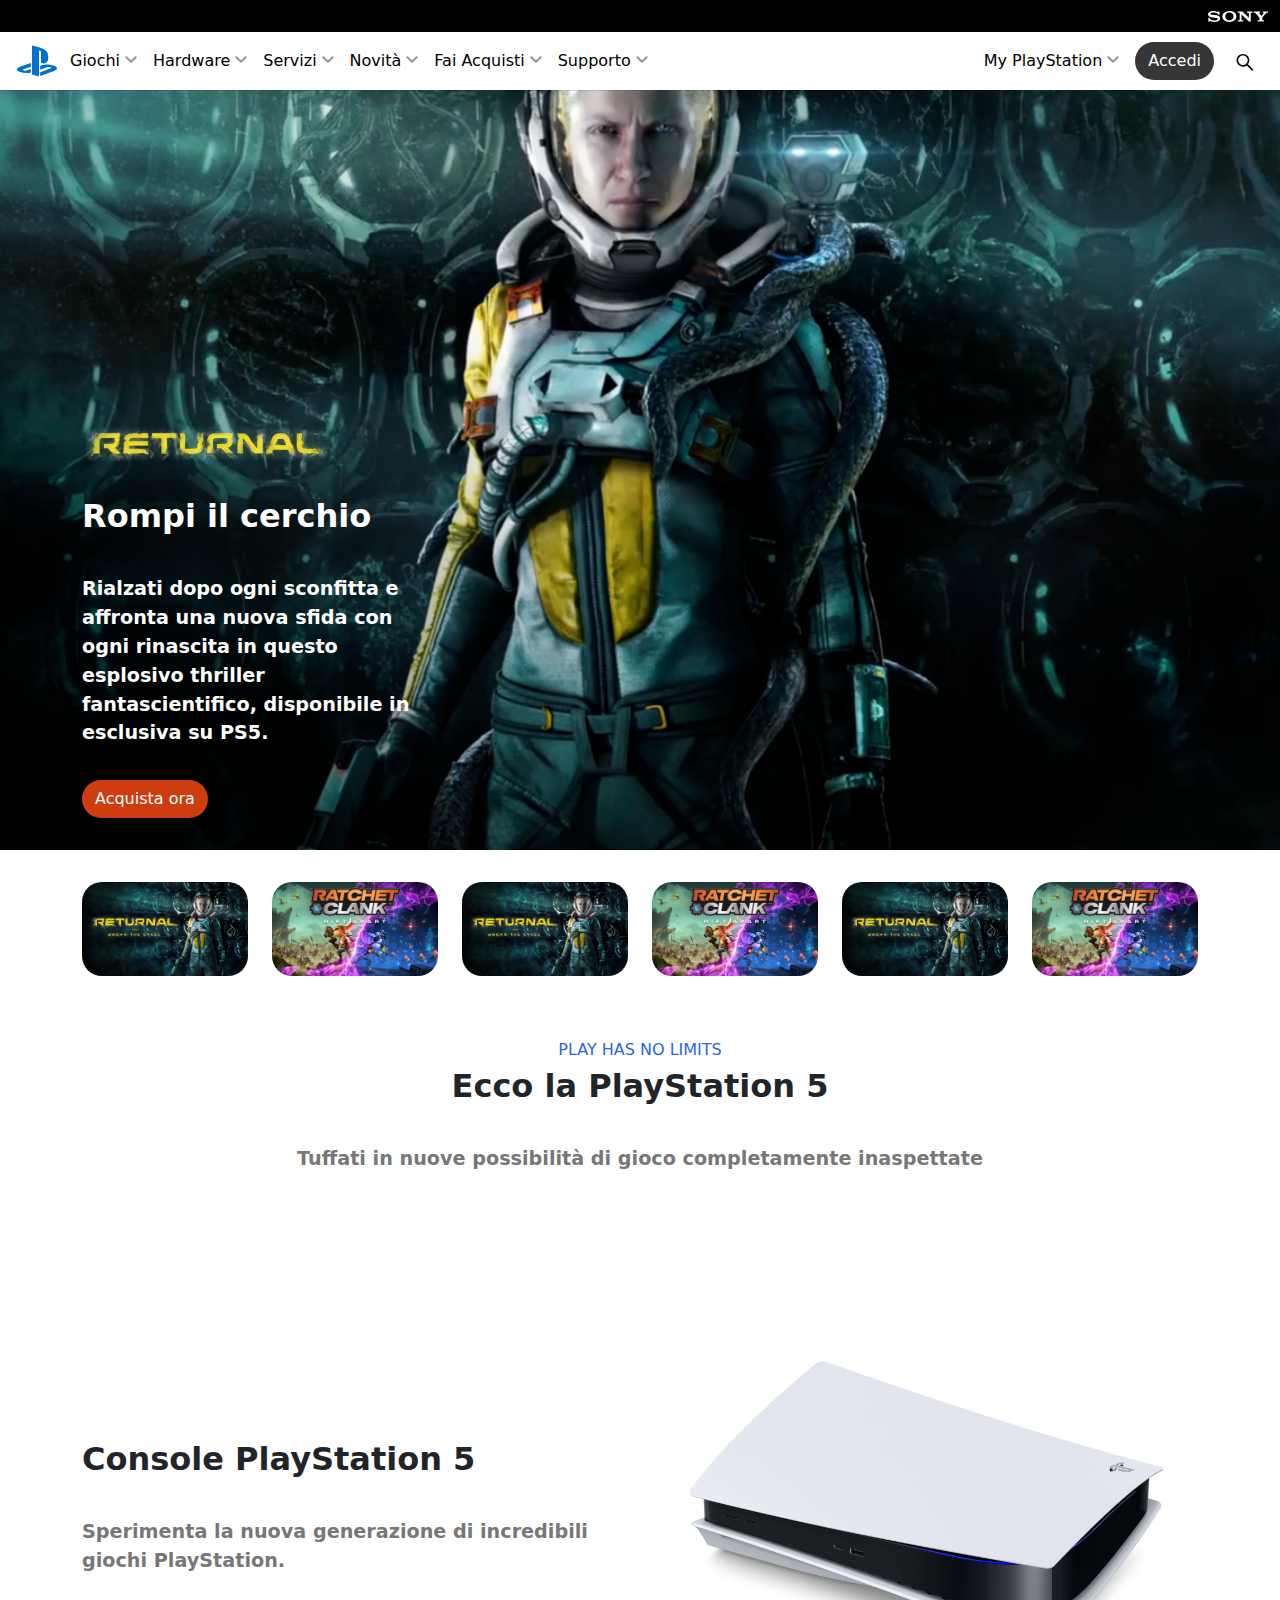
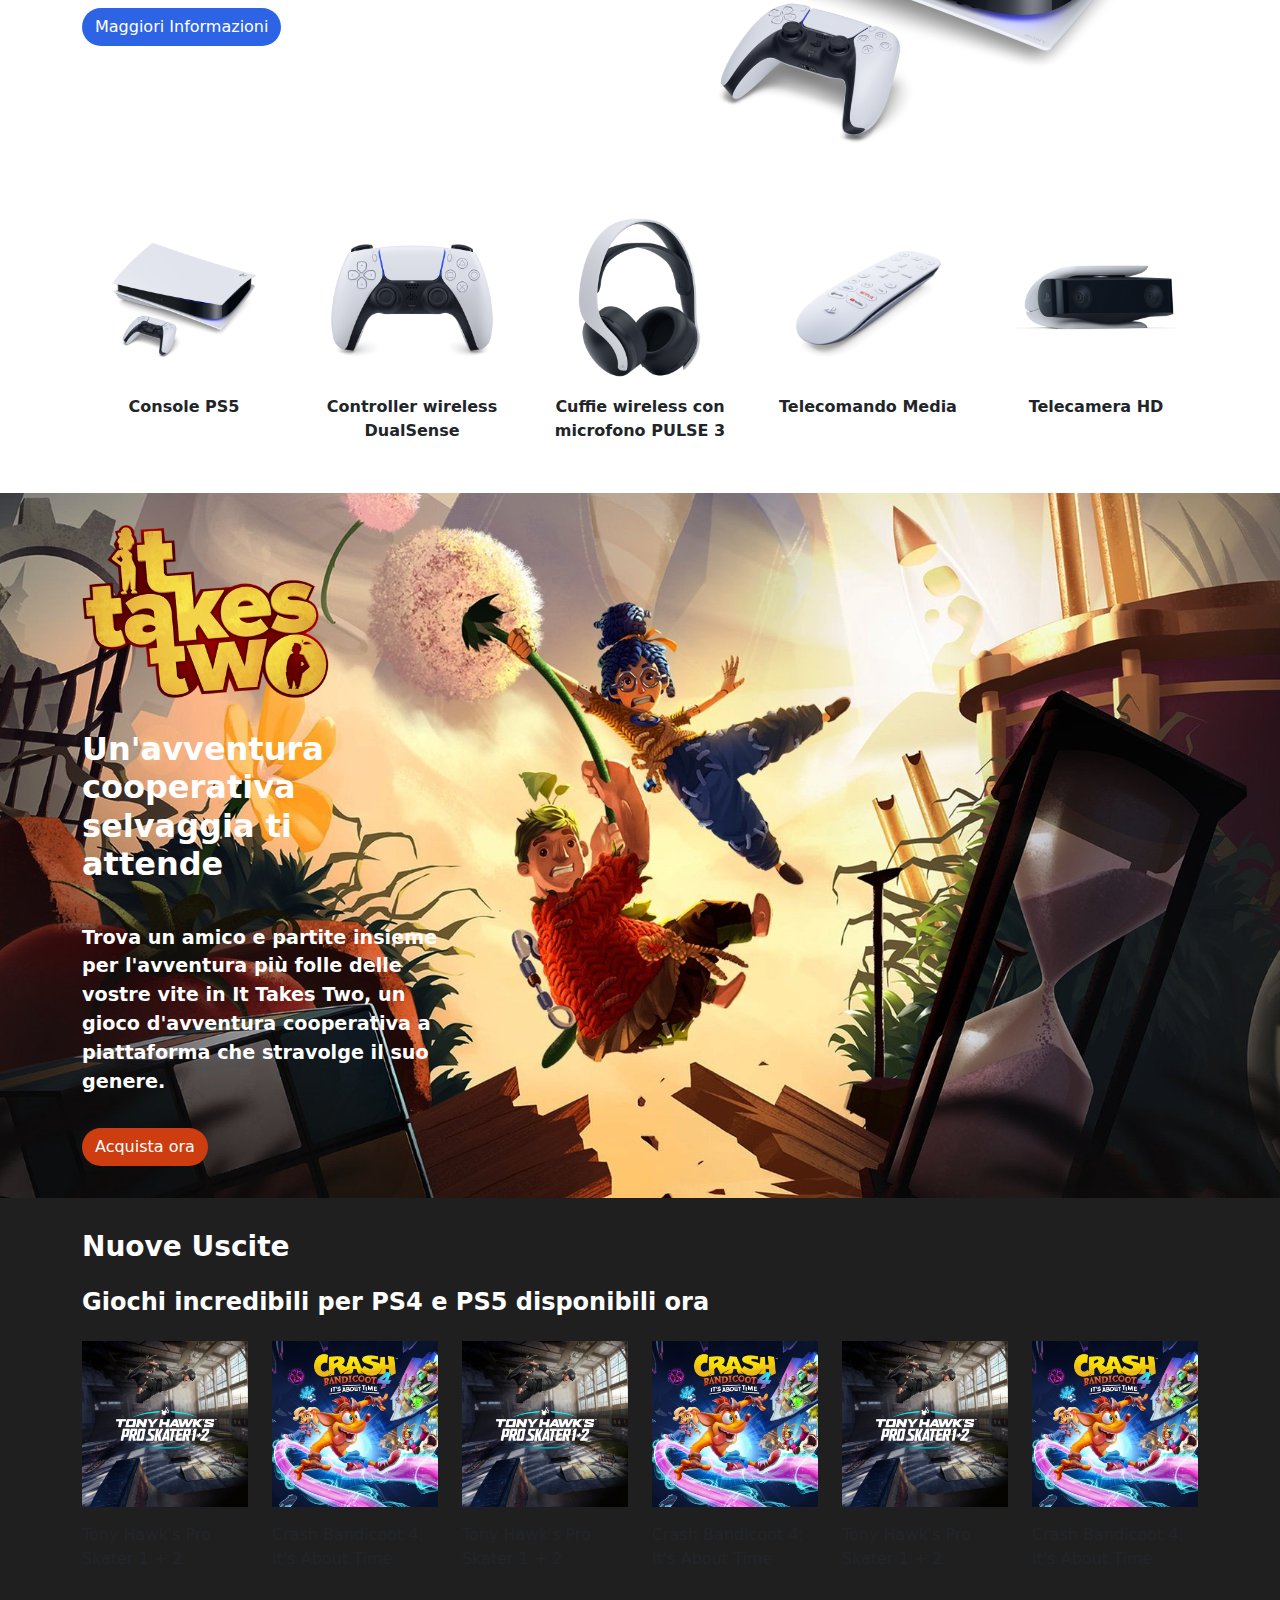
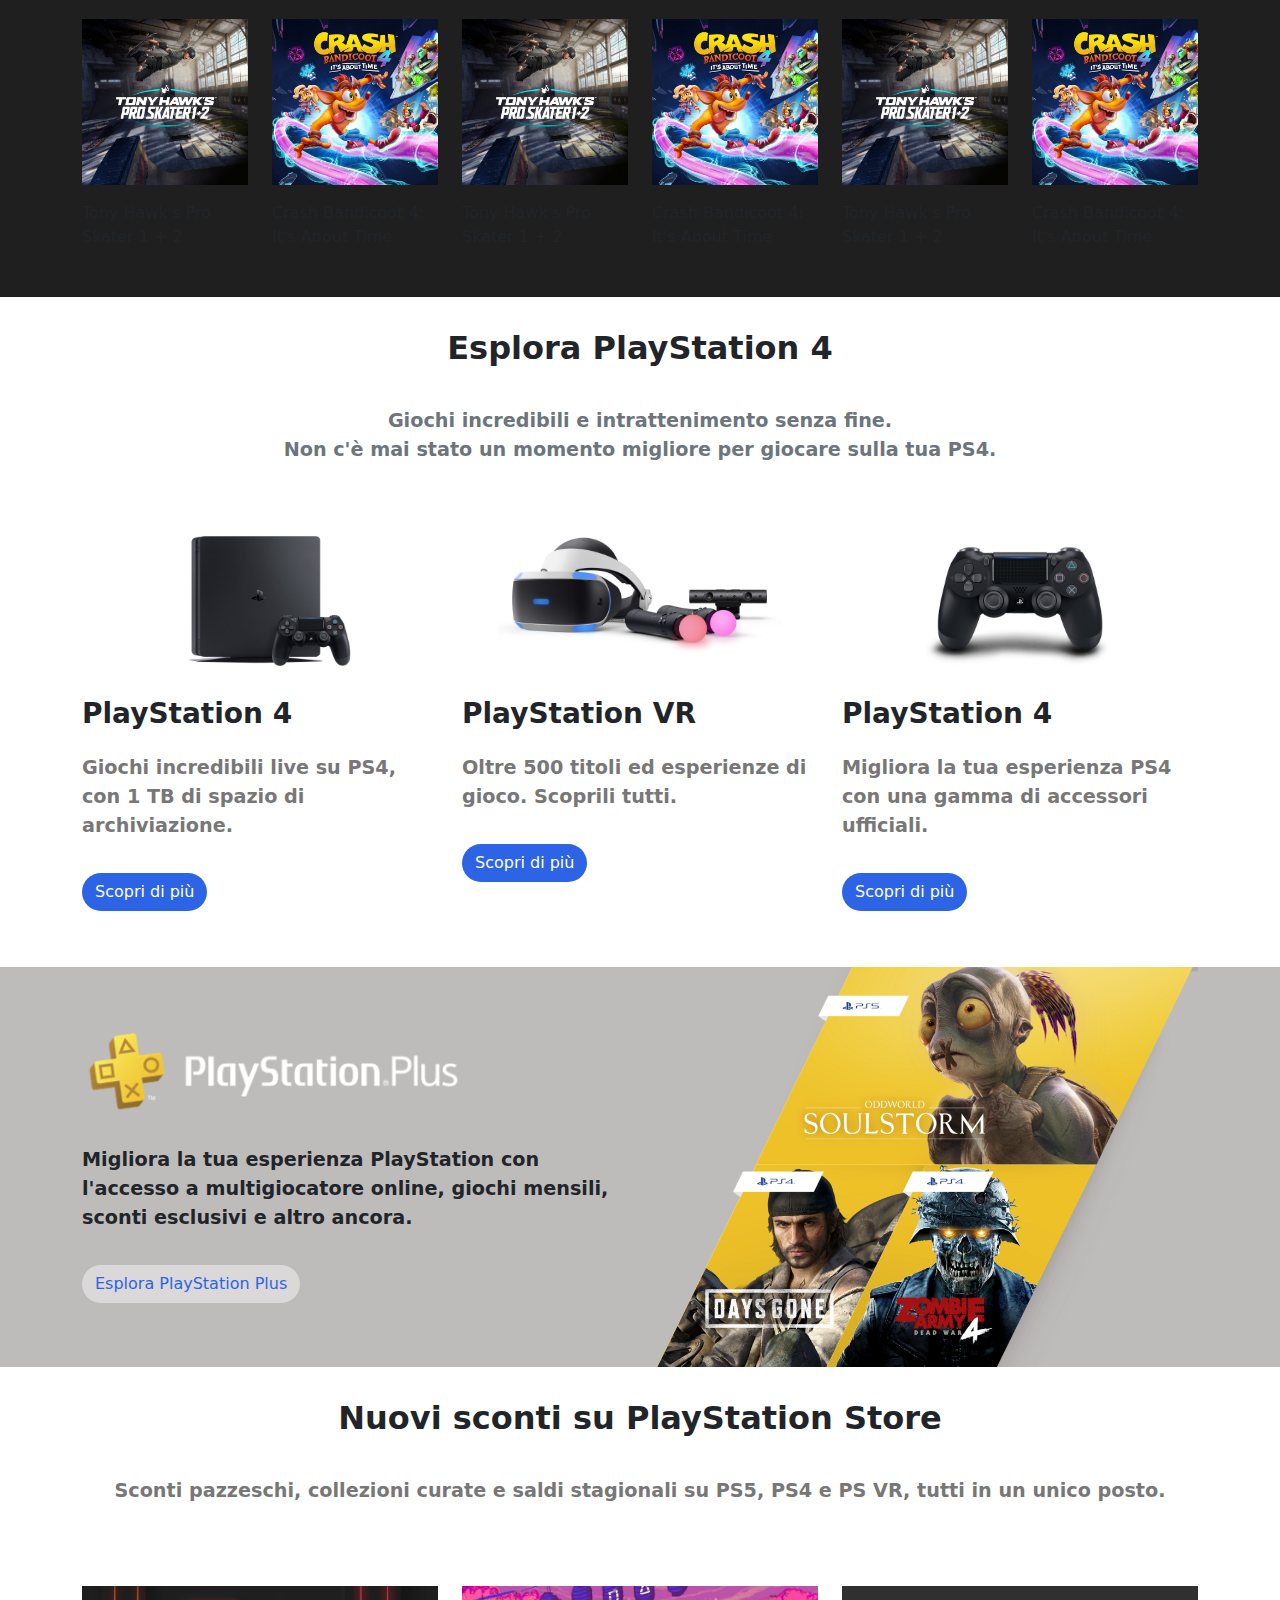
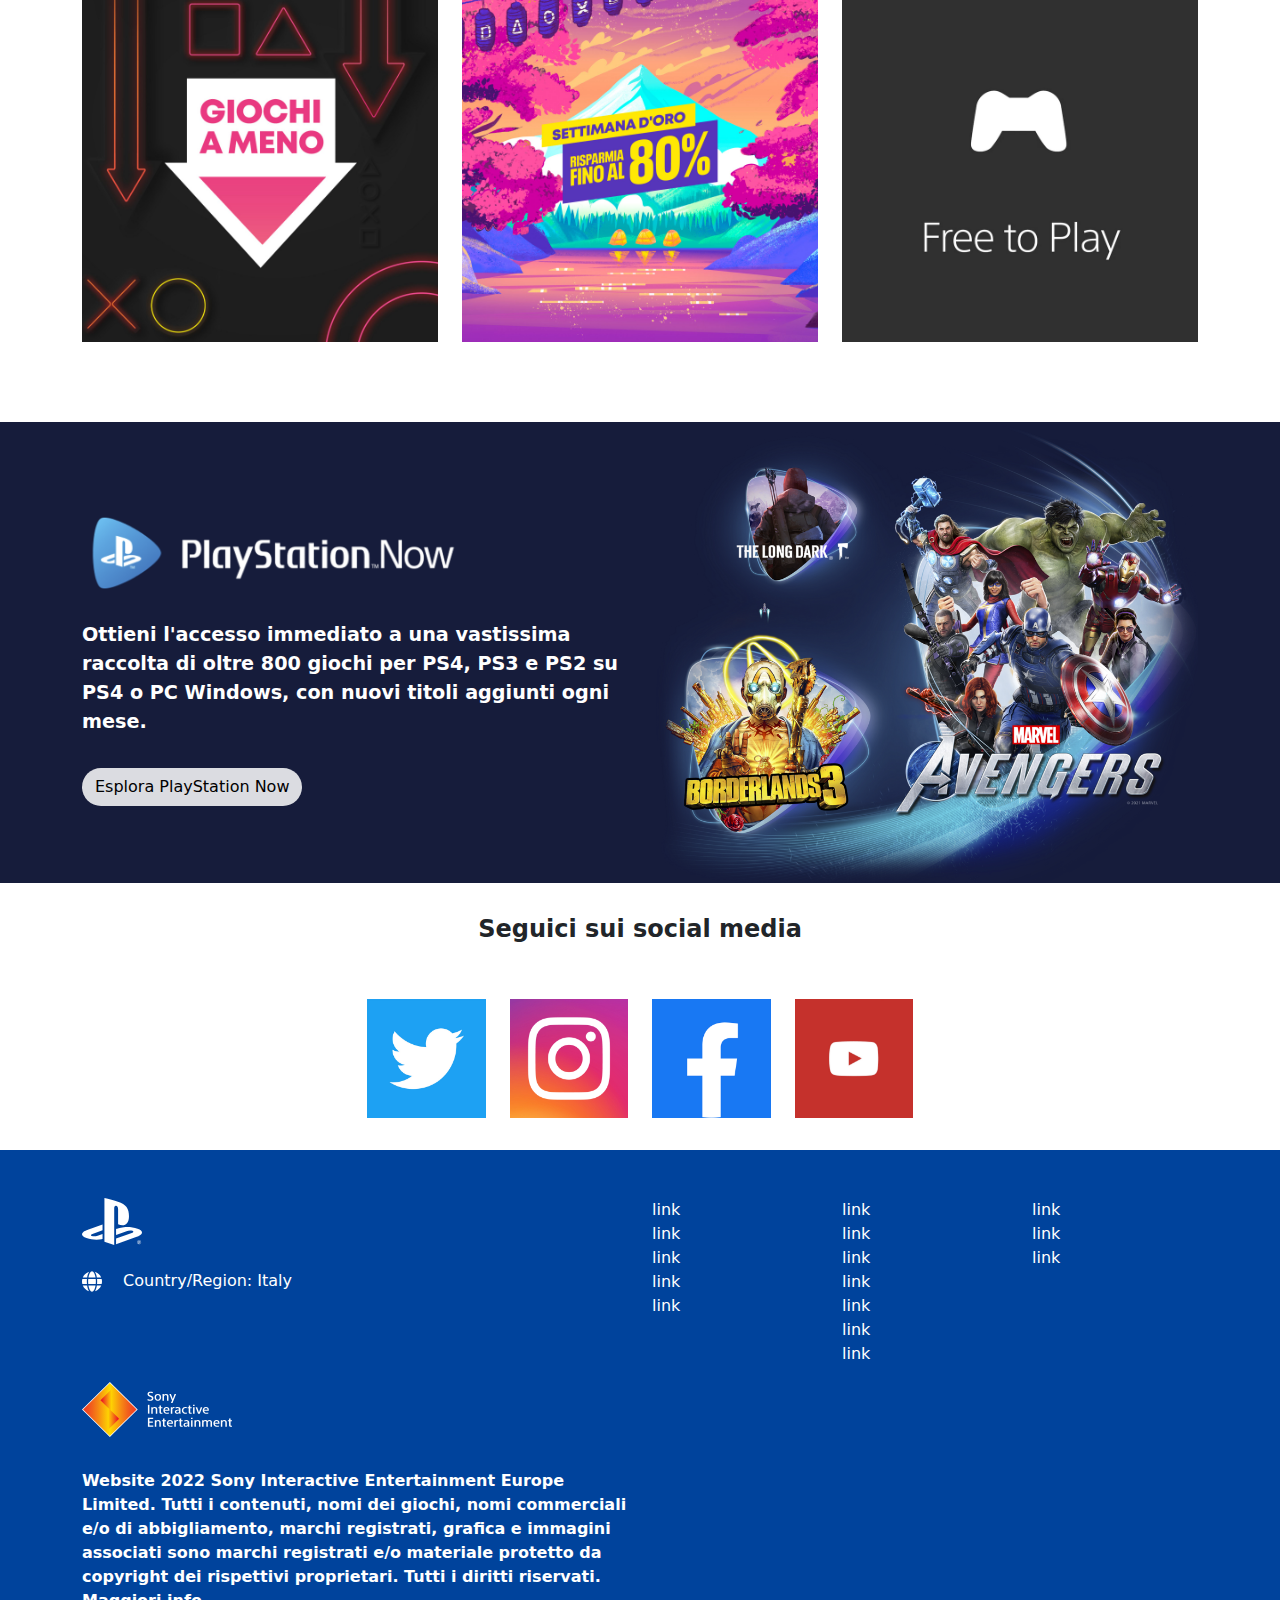
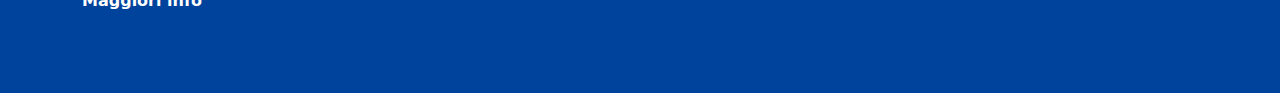
<file: index.html>
<!DOCTYPE html>
<html lang="en">
<head>
    <meta charset="UTF-8">
    <meta http-equiv="X-UA-Compatible" content="IE=edge">
    <meta name="viewport" content="width=device-width, initial-scale=1.0">
    <link rel="stylesheet" href="https://cdn.jsdelivr.net/npm/bootstrap@5.2.2/dist/css/bootstrap.min.css">
    <link rel="stylesheet" href="css/style.css">
    <link rel="stylesheet" href="css/style-media.css">
    <title>Playstation</title>
</head>

<body>
    <header>
        <!-- Parte nera logo sony a dx-->
        <div class="nav_black py-1">
            <div class="container-fluid">
                <!-- logo sony-->
                <div class="img_container">
                    <img src="img/sony_logo.svg" alt="logo sony" class="img-fluid">
                </div>
            </div>
        </div>

        <!-- Parte bianca sticky con menu -->
        <nav class="py-1 bg-white">
            <div class="container-fluid d-flex">
                <!-- logo play -->
                <div class="img_container">
                    <img src="img/play_logo.svg" alt="logo play" class="img-fluid">
                </div>

                <!-- hamburger menu -->
                <div class="hamburger_menu d-lg-none align-self-center" tabindex="-1">
                    <div class="btn">
                        <svg xmlns="http://www.w3.org/2000/svg" viewBox="0 0 448 512"><path d="M0 96C0 78.3 14.3 64 32 64H416c17.7 0 32 14.3 32 32s-14.3 32-32 32H32C14.3 128 0 113.7 0 96zM0 256c0-17.7 14.3-32 32-32H416c17.7 0 32 14.3 32 32s-14.3 32-32 32H32c-17.7 0-32-14.3-32-32zM448 416c0 17.7-14.3 32-32 32H32c-17.7 0-32-14.3-32-32s14.3-32 32-32H416c17.7 0 32 14.3 32 32z"/></svg>
                    </div>
                </div>

                <!-- menu flex justifycontent -->
                <div class="menu_container d-none d-lg-flex flex-grow-1 align-items-center">
                    <!-- menu sx - giochi:supporto -->
                    <div class="menu_left">
                        <ul class="nav">
                            <li class="nav-item">
                                <a href="#" class="nav-link">Giochi</a>
                            </li>
                            <li class="nav-item">
                                <a href="#" class="nav-link">Hardware</a>
                            </li>
                            <li class="nav-item">
                                <a href="#" class="nav-link">Servizi</a>
                            </li>
                            <li class="nav-item">
                                <a href="#" class="nav-link">Novità</a>
                            </li>
                            <li class="nav-item">
                                <a href="#" class="nav-link">Fai Acquisti</a>
                            </li>
                            <li class="nav-item">
                                <a href="#" class="nav-link">Supporto</a>
                            </li>
                        </ul>
                    </div>

                    <!-- menu dx myplay|accedi|search-->
                    <div class="menu_right">
                        <ul class="nav gap-2 align-items-center">
                            <li class="nav-item">
                                <a href="#" class="nav-link">My PlayStation</a>
                            </li>
                            <li class="nav-item">
                                <button class="btn btn_secondary_dark">Accedi</button>
                            </li>
                            <li class="nav-item">
                                <button class="btn">
                                    <img src="img/lens.svg" alt="search">
                                </button>
                            </li>
                        </ul>
                    </div>

                </div>
            </div>
        </nav>
    </header>

    <main>
        <!-- 1 sezione - returnal | jumbo -->
        <section class="jumbo_1" id="jumbo_1">
            <div class="container">
                <div class="row">
                    <div class="col-lg-4">

                        <!-- basso sx -->
                        <div class="section_text text-white">

                            <!-- logo returnal -->
                            <div class="img_container_fluid">
                                <img src="img/returnal-hero-banner-logo.png" alt="returnal" class="img-fluid">
                            </div>
                            <!-- Titolo -->
                            <h2>Rompi il cerchio</h2>
                            <!-- Paragrafo -->
                            <p>Rialzati dopo ogni sconfitta e affronta una nuova sfida con ogni rinascita in questo esplosivo thriller fantascientifico, disponibile in esclusiva su PS5.</p>
                            <!-- Bottone arancione -->
                            <button class="btn btn_accent_warm">Acquista ora</button>
                        </div>
                    </div>
                </div>
            </div>
        </section>

        <!-- 2 sezione | sei card affiancate -->
        <section id="rounded_cards">
            <div class="container">
                <div class="row gy-3">
                    <div class="col-6 col-sm-4 col-lg-2">
                        <div class="card-img">
                            <img src="img/returnal-listing-thumb-01-ps5.jpg" alt="returnal" class="img-fluid">
                        </div>
                    </div>
                    <div class="col-6 col-sm-4 col-lg-2">
                        <div class="card-img">
                            <img src="img/ratchet-and-clank-rift-apart-keyart.jpg" alt="ratchet and clank" class="img-fluid">
                        </div>
                        
                    </div>
                    <div class="col-6 col-sm-4 col-lg-2">
                        <div class="card-img">
                            <img src="img/returnal-listing-thumb-01-ps5.jpg" alt="returnal" class="img-fluid">
                        </div>
                    </div>
                    <div class="col-6 col-sm-4 col-lg-2">
                        <div class="card-img">
                            <img src="img/ratchet-and-clank-rift-apart-keyart.jpg" alt="ratchet and clank" class="img-fluid">
                        </div>
                    </div>
                    <div class="col-6 col-sm-4 col-lg-2">
                        <div class="card-img">
                            <img src="img/returnal-listing-thumb-01-ps5.jpg" alt="returnal" class="img-fluid">
                        </div>
                        
                    </div>
                    <div class="col-6 col-sm-4 col-lg-2">
                        <div class="card-img">
                            <img src="img/ratchet-and-clank-rift-apart-keyart.jpg" alt="ratchet and clank" class="img-fluid">
                        </div>
                    </div>
                </div>
            </div>
        </section>

        <!-- 3/a sezione - playstation 5 | testo sezione centrato -->
        <section id="play5">
            <div class="container">
                <div class="section_text text-center">
                    <h6 class="text-uppercase text_accent">play has no limits</h6>
                    <h2>Ecco la PlayStation 5</h2>
                    <p class="text_secondary">Tuffati in nuove possibilità di gioco completamente inaspettate</p>
                </div>
            </div>
        </section>

        <!-- 3/b sezione - playstation 5 | testo sezione | anteprima play | 5card prodotti -->
        <section id="play5_products">
            <div class="container">

                <!-- anteprima play 2colonne da md -->
                <div class="row">
                    <div class="col-md-6 align-self-center">
                        <div class="section_text">
                            <h2>Console PlayStation 5</h2>
                            <p class="text_secondary">Sperimenta la nuova generazione di incredibili giochi PlayStation.</p>
                            <button class="btn btn_accent_cool">Maggiori Informazioni</button>
                        </div>
                    </div>
                    <div class="col-md-6">
                        <div class="img_container">
                            <img src="img/playstation-5-thumb.png" alt="playstation 5" class="img-fluid">
                        </div>
                    </div>
                </div>

                <!-- lista 5prodotti -->
                <div class="row row-cols-3 row-cols-md-5 text_secondary text-center">
                    <div class="col">
                        <div class="card">
                            <img src="img/playstation-5-thumb.png" class="card-img-top img-fluid" alt="playstation 5 console">
                            <div class="card-body">
                                <p class="card-text">Console PS5</p>
                            </div>
                        </div>
                    </div>
                    <div class="col">
                        <div class="card">
                            <img src="img/joypad-thumb.png" class="card-img-top img-fluid" alt="playstation 5 controller joypad">
                            <div class="card-body">
                                <p class="card-text">Controller wireless DualSense</p>
                            </div>
                        </div>
                    </div>
                    <div class="col">
                        <div class="card">
                            <img src="img/headset-thumb.png" class="card-img-top img-fluid" alt="playstation 5 headset">
                            <div class="card-body">
                                <p class="card-text">Cuffie wireless con microfono PULSE 3</p>
                            </div>
                        </div>
                    </div>
                    <div class="col">
                        <div class="card">
                            <img src="img/remote-thumb.png" class="card-img-top img-fluid" alt="playstation 5 remote">
                            <div class="card-body">
                                <p class="card-text">Telecomando Media</p>
                            </div>
                        </div>
                    </div>
                    <div class="col">
                        <div class="card">
                            <img src="img/camera-thumb.jpg" class="card-img-top img-fluid" alt="playstation 5 camera">
                            <div class="card-body">
                                <p class="card-text">Telecamera HD</p>
                            </div>
                        </div>
                    </div>
                </div>
            </div>
        </section>

        <!-- 4 sezione - it takes two | jumbo -->
        <section class="jumbo_2" id="jumbo_2">
            <div class="container">
                <div class="row">
                    <div class="col-lg-4">

                        <!-- basso sx -->
                        <div class="section_text text-white">
                            <!-- Logo ittakestwo -->
                            <div class="img_container_fluid">
                                <img src="img/it-takes-two-logo.png" alt="it takes two logo" class="img-fluid">
                            </div>
                            <!-- Titolo -->
                            <h2>Un'avventura cooperativa selvaggia ti attende</h2>
                            <!-- Paragrafo -->
                            <p>Trova un amico e partite insieme per l'avventura più folle delle vostre vite in It Takes Two, un gioco d'avventura cooperativa a piattaforma che stravolge il suo genere.</p>
                            <!-- Bottone arancione -->
                            <button class="btn btn_accent_warm">Acquista ora</button>
                        </div>
                    </div>
                </div>
            </div>
        </section>

        <!-- 5 sezione - nuove uscite | banner -->
        <section class="banner_1" id="new_games">
            <div class="container text-white">
                <div class="section_text">
                    <h3>Nuove Uscite</h3>
                    <h4>Giochi incredibili per PS4 e PS5 disponibili ora</h4>
                </div>
                <div class="row gy-3">
                    <div class="col-6 col-sm-4 col-lg-2">
                        <div class="card py-3">
                            <div class="card-img">
                                <img src="img/tony-hawks-pro-skater-1-2-store-art.jpg" alt="tony hawks pro skater" class="img-fluid">
                            </div>
                            <div class="card-body">
                                <div class="card-text">Tony Hawk's Pro Skater 1 + 2</div>
                            </div>
                        </div>
                    </div>
                    <div class="col-6 col-sm-4 col-lg-2">
                        <div class="card py-3">
                            <div class="card-img">
                                <img src="img/crash-bandicoot-4-its-about-time-store-art.jpg" alt="crash bandicoot 4" class="img-fluid">
                            </div>
                            <div class="card-body">
                                <div class="card-text">Crash Bandicoot 4: It's About Time</div>
                            </div>
                        </div>
                    </div>
                    <div class="col-6 col-sm-4 col-lg-2">
                        <div class="card py-3">
                            <div class="card-img">
                                <img src="img/tony-hawks-pro-skater-1-2-store-art.jpg" alt="tony hawks pro skater" class="img-fluid">
                            </div>
                            <div class="card-body">
                                <div class="card-text">Tony Hawk's Pro Skater 1 + 2</div>
                            </div>
                        </div>
                    </div>
                    <div class="col-6 col-sm-4 col-lg-2">
                        <div class="card py-3">
                            <div class="card-img">
                                <img src="img/crash-bandicoot-4-its-about-time-store-art.jpg" alt="crash bandicoot 4" class="img-fluid">
                            </div>
                            <div class="card-body">
                                <div class="card-text">Crash Bandicoot 4: It's About Time</div>
                            </div>
                        </div>
                    </div>
                    <div class="col-6 col-sm-4 col-lg-2">
                        <div class="card py-3">
                            <div class="card-img">
                                <img src="img/tony-hawks-pro-skater-1-2-store-art.jpg" alt="tony hawks pro skater" class="img-fluid">
                            </div>
                            <div class="card-body">
                                <div class="card-text">Tony Hawk's Pro Skater 1 + 2</div>
                            </div>
                        </div>
                    </div>
                    <div class="col-6 col-sm-4 col-lg-2">
                        <div class="card py-3">
                            <div class="card-img">
                                <img src="img/crash-bandicoot-4-its-about-time-store-art.jpg" alt="crash bandicoot 4" class="img-fluid">
                            </div>
                            <div class="card-body">
                                <div class="card-text">Crash Bandicoot 4: It's About Time</div>
                            </div>
                        </div>
                    </div>
                    <div class="col-6 col-sm-4 col-lg-2">
                        <div class="card py-3">
                            <div class="card-img">
                                <img src="img/tony-hawks-pro-skater-1-2-store-art.jpg" alt="tony hawks pro skater" class="img-fluid">
                            </div>
                            <div class="card-body">
                                <div class="card-text">Tony Hawk's Pro Skater 1 + 2</div>
                            </div>
                        </div>
                    </div>
                    <div class="col-6 col-sm-4 col-lg-2">
                        <div class="card py-3">
                            <div class="card-img">
                                <img src="img/crash-bandicoot-4-its-about-time-store-art.jpg" alt="crash bandicoot 4" class="img-fluid">
                            </div>
                            <div class="card-body">
                                <div class="card-text">Crash Bandicoot 4: It's About Time</div>
                            </div>
                        </div>
                    </div>
                    <div class="col-6 col-sm-4 col-lg-2">
                        <div class="card py-3">
                            <div class="card-img">
                                <img src="img/tony-hawks-pro-skater-1-2-store-art.jpg" alt="tony hawks pro skater" class="img-fluid">
                            </div>
                            <div class="card-body">
                                <div class="card-text">Tony Hawk's Pro Skater 1 + 2</div>
                            </div>
                        </div>
                    </div>
                    <div class="col-6 col-sm-4 col-lg-2">
                        <div class="card py-3">
                            <div class="card-img">
                                <img src="img/crash-bandicoot-4-its-about-time-store-art.jpg" alt="crash bandicoot 4" class="img-fluid">
                            </div>
                            <div class="card-body">
                                <div class="card-text">Crash Bandicoot 4: It's About Time</div>
                            </div>
                        </div>
                    </div>
                    <div class="col-6 col-sm-4 col-lg-2">
                        <div class="card py-3">
                            <div class="card-img">
                                <img src="img/tony-hawks-pro-skater-1-2-store-art.jpg" alt="tony hawks pro skater" class="img-fluid">
                            </div>
                            <div class="card-body">
                                <div class="card-text">Tony Hawk's Pro Skater 1 + 2</div>
                            </div>
                        </div>
                    </div>
                    <div class="col-6 col-sm-4 col-lg-2">
                        <div class="card py-3">
                            <div class="card-img">
                                <img src="img/crash-bandicoot-4-its-about-time-store-art.jpg" alt="crash bandicoot 4" class="img-fluid">
                            </div>
                            <div class="card-body">
                                <div class="card-text">Crash Bandicoot 4: It's About Time</div>
                            </div>
                        </div>
                    </div>
                </div>
            </div>
        </section>

        <!-- 6 sezione - playstation 4 | testo sezione | 3colonne prodotti -->
        <section id="play4">
            <div class="container">
                <div class="section_text text-center">
                    <h2>Esplora PlayStation 4</h2>
                    <p class="text-secondary">Giochi incredibili e intrattenimento senza fine.<br>Non c'è mai stato un momento migliore per giocare sulla tua PS4.</p>
                </div>
                <div class="row gy-3">
                    <div class="col-md-4 py-4">
                        <div class="card">
                            <img src="img/ps4-slim-homepage-image-block.jpg" class="card-img-top img-fluid" alt="playstation 4">
                            <div class="card-body">
                                <h3 class="card-title">PlayStation 4</h3>
                                <p class="card-text text_secondary">Giochi incredibili live su PS4, con 1 TB di spazio di archiviazione.</p>
                                <button class="btn btn_accent_cool">Scopri di più</button>
                            </div>
                        </div>
                    </div>
                    <div class="col-md-4 py-4">
                        <div class="card">
                            <img src="img/double11-202010-tw-psvr.jpg" class="card-img-top img-fluid" alt="playstation vr">
                            <div class="card-body">
                                <h3 class="card-title">PlayStation VR</h3>
                                <p class="card-text text_secondary">Oltre 500 titoli ed esperienze di gioco. Scoprili tutti.</p>
                                <button class="btn btn_accent_cool">Scopri di più</button>
                            </div>
                        </div>
                    </div>
                    <div class="col-md-4 py-4">
                        <div class="card">
                            <img src="img/dualshock-4-listing-thumb.jpg" class="card-img-top img-fluid" alt="playstation 4 dualshock">
                            <div class="card-body">
                                <h3 class="card-title">PlayStation 4</h3>
                                <p class="card-text text_secondary">Migliora la tua esperienza PS4 con una gamma di accessori ufficiali.</p>
                                <button class="btn btn_accent_cool">Scopri di più</button>
                            </div>
                        </div>
                    </div>
                    
                </div>
            </div>
        </section>

        <!-- 7 sezione - playstation plus | banner | testo sx | immagine dx -->
        <section class="banner_2 py-0" id="play_plus">
            <div class="container">
                <div class="row">
                    <div class="col-md-6 align-self-center">
                        <div class="section_text py-5 py-md-3">
                            <div class="img_container_fluid">
                                <img src="img/ps-plus-logo.png" alt="playstation plus logo" class="img-fluid">
                            </div>
                            <p>Migliora la tua esperienza PlayStation con l'accesso a multigiocatore online, giochi mensili, sconti esclusivi e altro ancora.</p>
                            <button class="btn btn_transp_accent">Esplora PlayStation Plus</button>
                        </div>
                    </div>
                    <div class="col-md-6 d-none d-md-block">
                        <div class="img_container h-100">
                            <img src="img/ps-plus-april-monthly-games-featured-image-block.png" alt="playstation plus april monthly games" class="img-fluid h-100">
                        </div>
                    </div>
                </div>
            </div>
        </section>

        <!-- 8 sezione - nuovi sconti | testo sezione | 3colonne - card -->
        <section id="discounts">
            <div class="container">
                <div class="section_text text-center">
                    <h2>Nuovi sconti su PlayStation Store</h2>
                    <p class="text_secondary">Sconti pazzeschi, collezioni curate e saldi stagionali su PS5, PS4 e PS VR, tutti in un unico posto.</p>
                </div>
                <div class="row gy-5 py-5">
                    <div class="col-md-4">
                        <div class="card">
                            <div class="img_container">
                                <img src="img/playstation-store-games-under-20-spotlight.jpg" alt="playstore games under 20" class="img-fluid">
                            </div>
                        </div>
                    </div>        
                    <div class="col-md-4">
                        <div class="card">
                            <div class="img_container">
                                <img src="img/playstation-store-golden-week-sale-spotlight.jpg" alt="playstore golden week sale" class="img-fluid">
                            </div>
                        </div>
                    </div>        
                    <div class="col-md-4">
                        <div class="card">
                            <div class="img_container">
                                <img src="img/playstation-store-free-to-play-spotlight.png" alt="playstore free to play" class="img-fluid">
                            </div>
                        </div>
                    </div>        
                            
                </div>
            </div>
        </section>

        <!-- 9 sezione - playstation now | banner | sx testo | dx immagine -->
        <section class="banner_3 py-0" id="play_now">
            <div class="container">
                <div class="row">
                    <div class="col-md-6 align-self-center">
                        <div class="section_text py-5 py-md-3">
                            <div class="img_container_fluid">
                                <img src="img/ps-now-logo-two-column.png" alt="playstation now logo" class="img-fluid">
                            </div>
                            <p class="text-white">Ottieni l'accesso immediato a una vastissima raccolta di oltre 800 giochi per PS4, PS3 e PS2 su PS4 o PC Windows, con nuovi titoli aggiunti ogni mese.</p>
                            <button class="btn btn_transp">Esplora PlayStation Now</button>
                        </div>
                    </div>
                    <div class="col-md-6 d-none d-md-block">
                        <div class="img_container h-100">
                            <img src="img/ps-now-april-featured-image-block.png" alt="playstation plus april monthly games" class="img-fluid h-100">
                        </div>
                    </div>
                </div>
            </div>
        </section>
        
        <!-- 10 sezione - social | 1 colonna centrata | 4 colonne interne -->
        <section id="social">
            <div class="container">
                <div class="section_text text-center">
                    <h4 class="pb-5">Seguici sui social media</h4>
                </div>
                <div class="row justify-content-center">
                    <div class="col-md-10 col-lg-6">
                        <div class="row row-cols-2 row-cols-sm-4 gy-5">
                            <div class="col">
                                <a href="#">
                                    <div class="img_container">
                                        <img src="img/twitter.jpg" alt="logo twitter" class="img-fluid">
                                    </div>
                                </a>
                            </div>
                            <div class="col">
                                <a href="#">
                                    <div class="img_container">
                                        <img src="img/instagram.jpg" alt="logo instagram" class="img-fluid">
                                    </div>
                                </a>
                            </div>
                            <div class="col">
                                <a href="#">
                                    <div class="img_container">
                                        <img src="img/facebook.jpg" alt="logo facebook" class="img-fluid">
                                    </div>
                                </a>
                            </div>
                            <div class="col">
                                <a href="#">
                                    <div class="img_container">
                                        <img src="img/youtube.png" alt="logo youtube" class="img-fluid">
                                    </div>
                                </a>
                            </div>
                        </div>
                    </div>
                </div>
            </div>
        </section>
    </main>

    <footer>
        <div class="container">
            <!-- 3 colonne - logo | lista link | copyright -->
            <div class="row text-white">
                <div class="col-lg-6">
                    <div class="img_container">
                        <img src="img/ps-footer.svg" alt="logo play" class="img-fluid">
                    </div>
                    <div class="select_country py-4">
                        <div class="img_container_icon">
                            <img src="img/language-globe.svg" alt="language globe icon" class="img-fluid">
                        </div>
                        <span>Country/Region: Italy</span>
                    </div>
                </div>
                <div class="col-lg-6">
                    <div class="row row-cols-md-3 flex-column flex-md-row">
                        <div class="col">
                            <ul class="list-unstyled">
                                <li><a href="#">link</a></li>
                                <li><a href="#">link</a></li>
                                <li><a href="#">link</a></li>
                                <li><a href="#">link</a></li>
                                <li><a href="#">link</a></li>
                            </ul>
                        </div>
                        <div class="col">
                            <ul class="list-unstyled">
                                <li><a href="#">link</a></li>
                                <li><a href="#">link</a></li>
                                <li><a href="#">link</a></li>
                                <li><a href="#">link</a></li>
                                <li><a href="#">link</a></li>
                                <li><a href="#">link</a></li>
                                <li><a href="#">link</a></li>
                            </ul>
                        </div>
                        <div class="col">
                            <ul class="list-unstyled">
                                <li><a href="#">link</a></li>
                                <li><a href="#">link</a></li>
                                <li><a href="#">link</a></li>
                            </ul>
                        </div>
                    </div>
                </div>
                <div class="col-lg-6">
                    <div class="img_container_logo">
                        <img src="img/sie-logo.svg" alt="logo sony" class="img-fluid">
                    </div>
                    <p class="fs-6">Website 2022 Sony Interactive Entertainment Europe Limited. Tutti i contenuti, nomi dei giochi, nomi commerciali e/o di abbigliamento, marchi registrati, grafica e immagini associati sono marchi registrati e/o materiale protetto da copyright dei rispettivi proprietari. Tutti i diritti riservati. <a href="#">Maggiori info</a></p>
                </div>
            </div>
        </div>
    </footer>
</body>
</html>
</file>
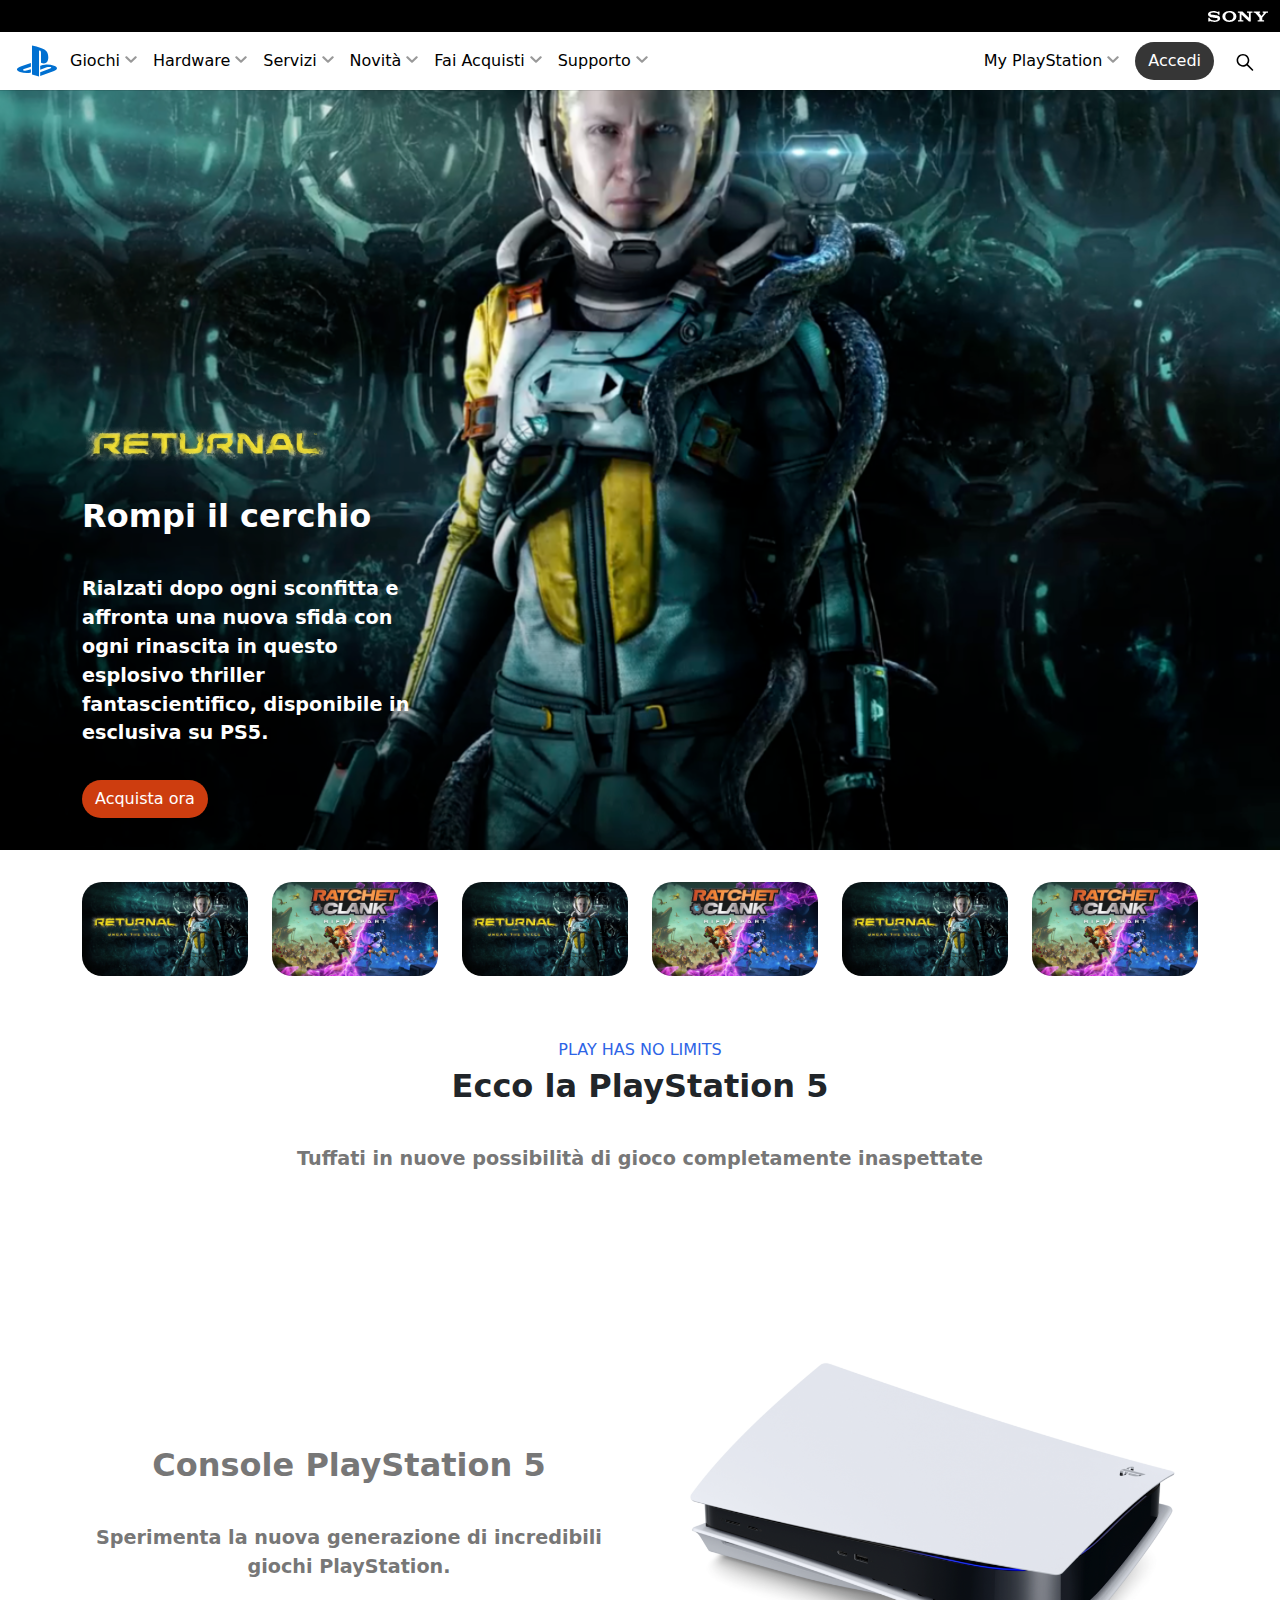
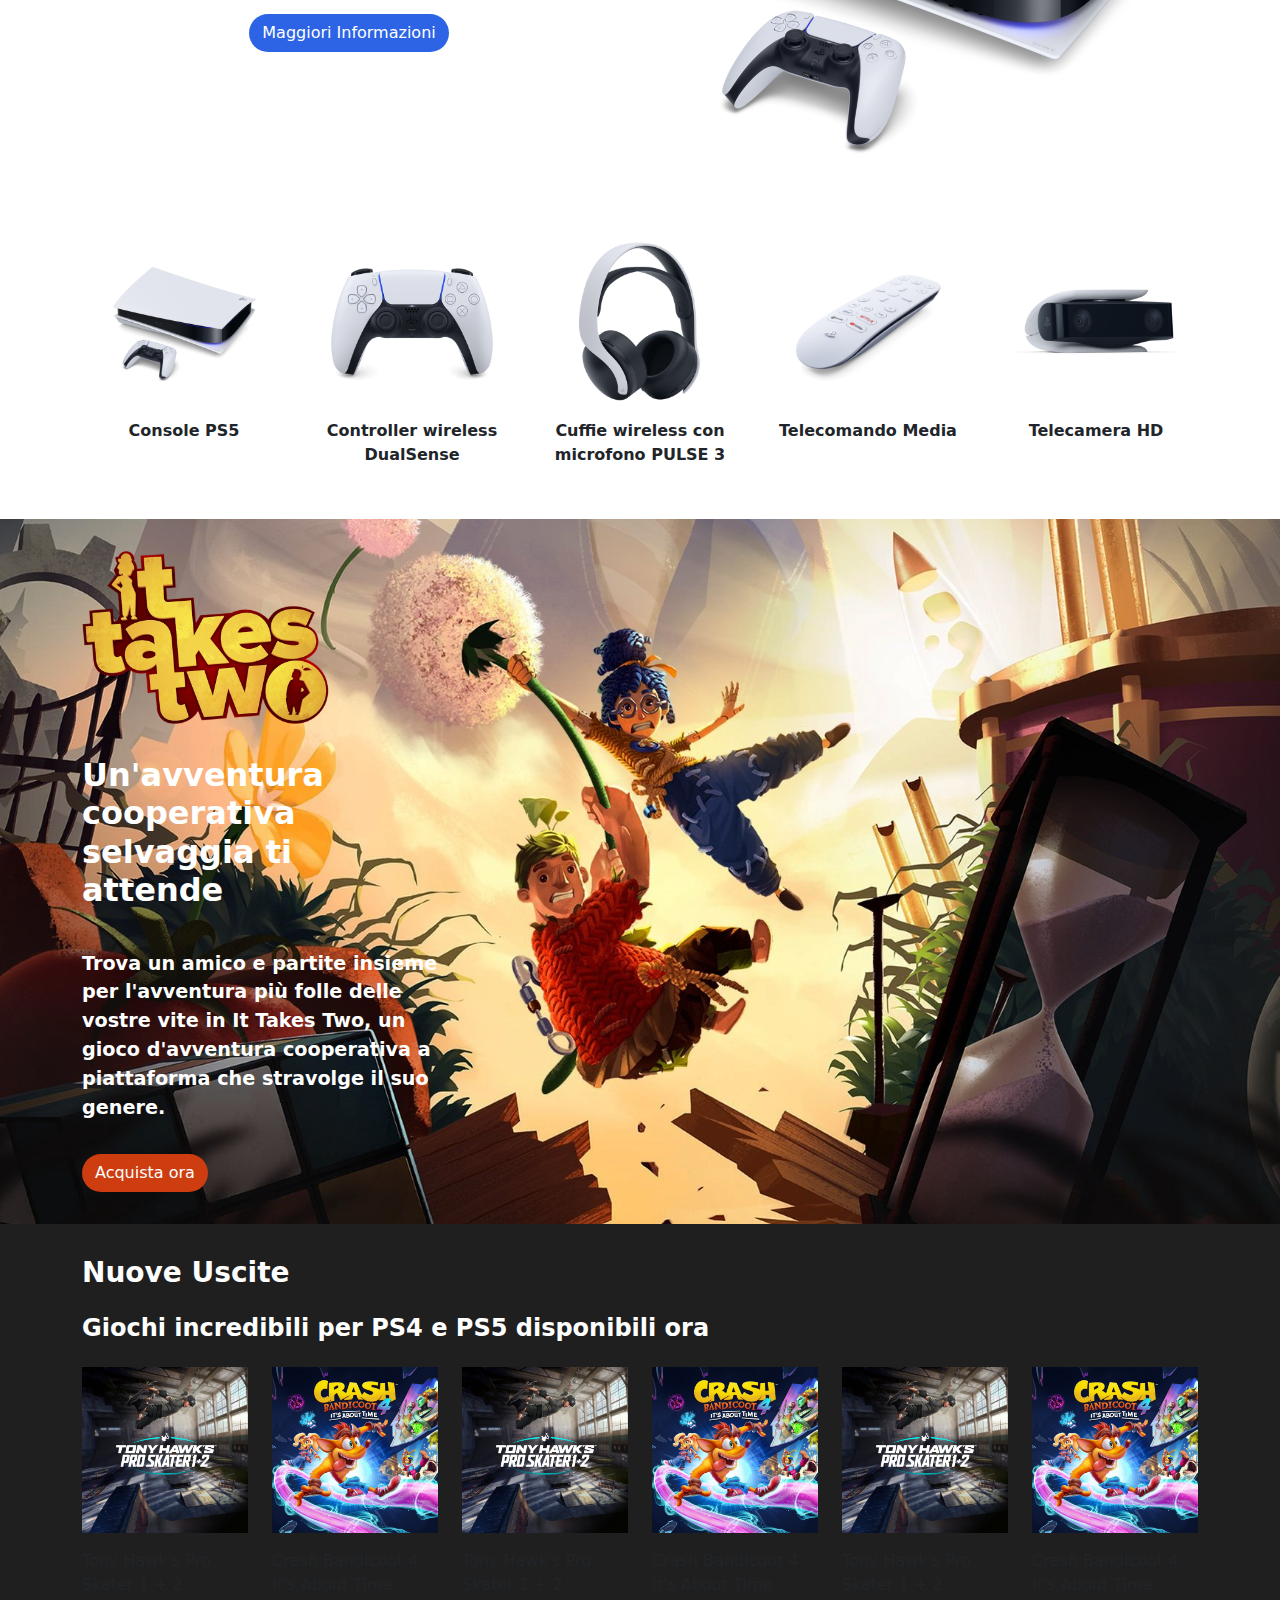
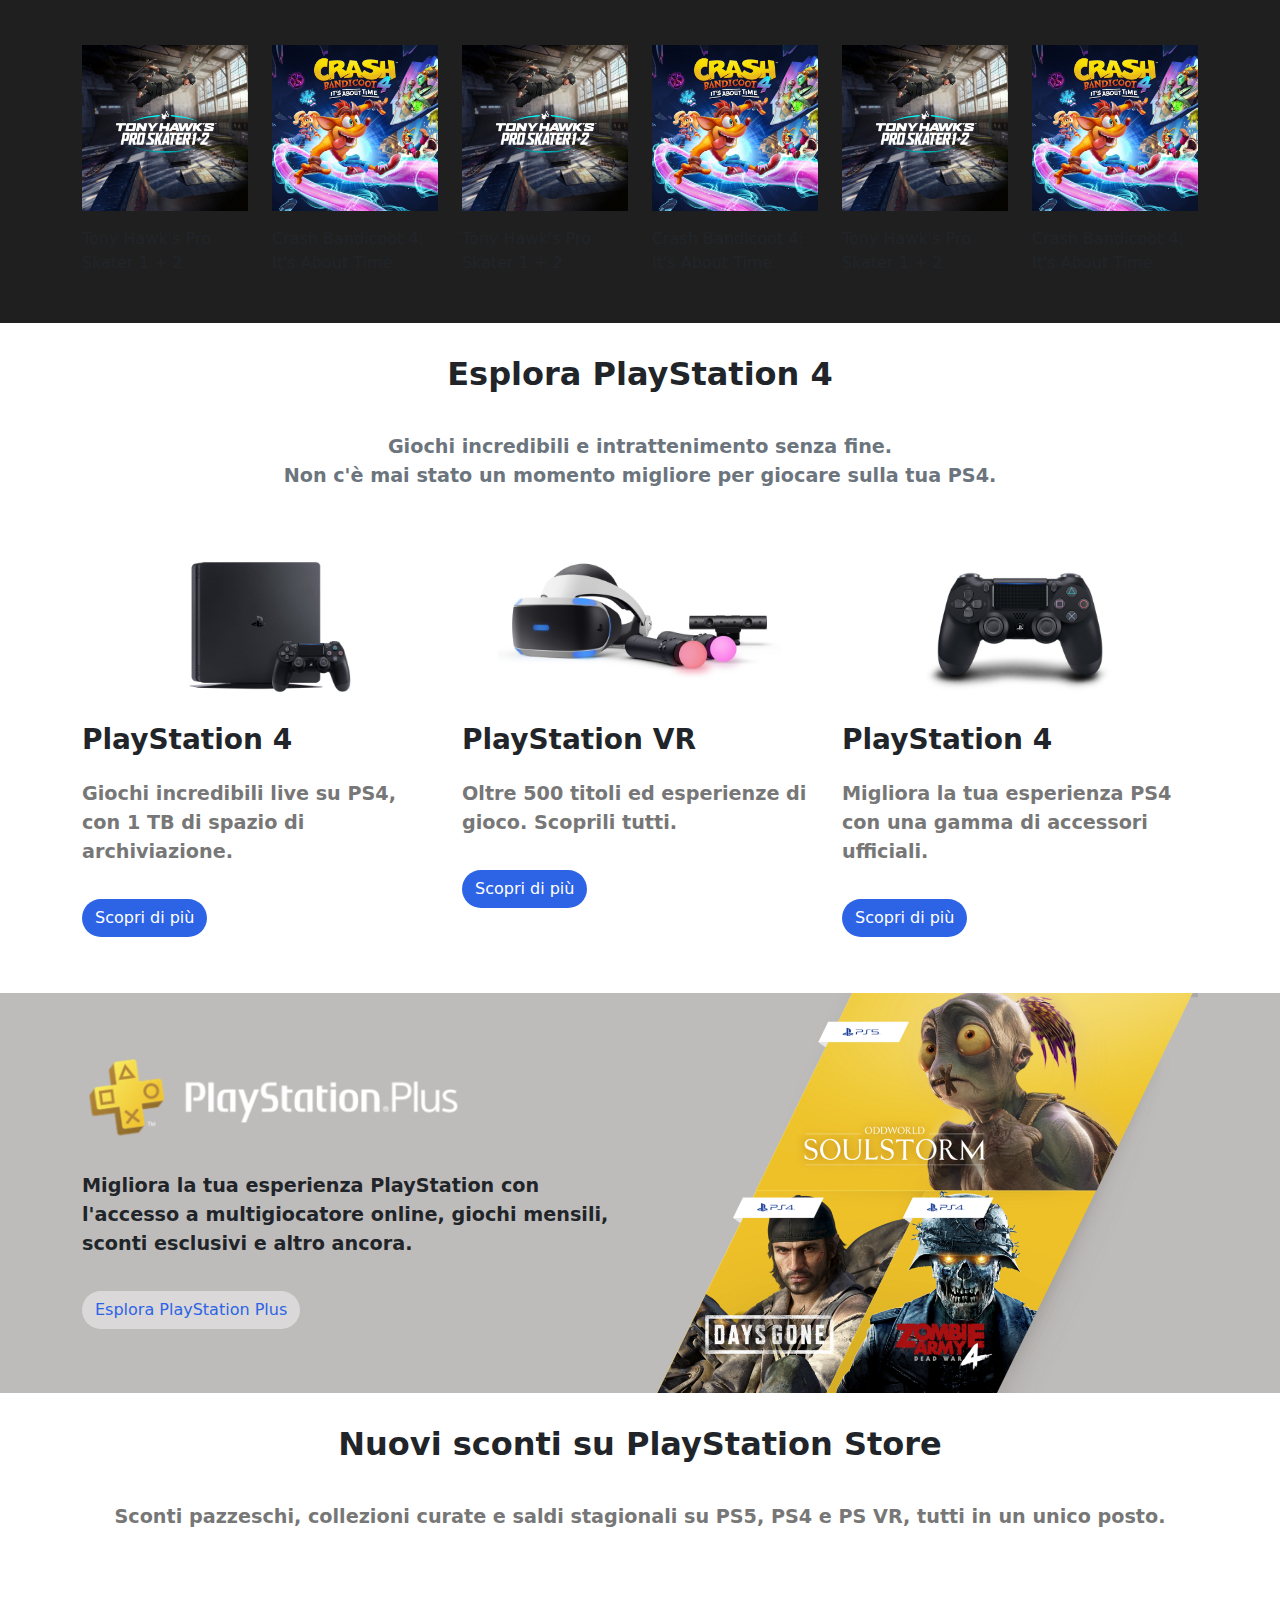
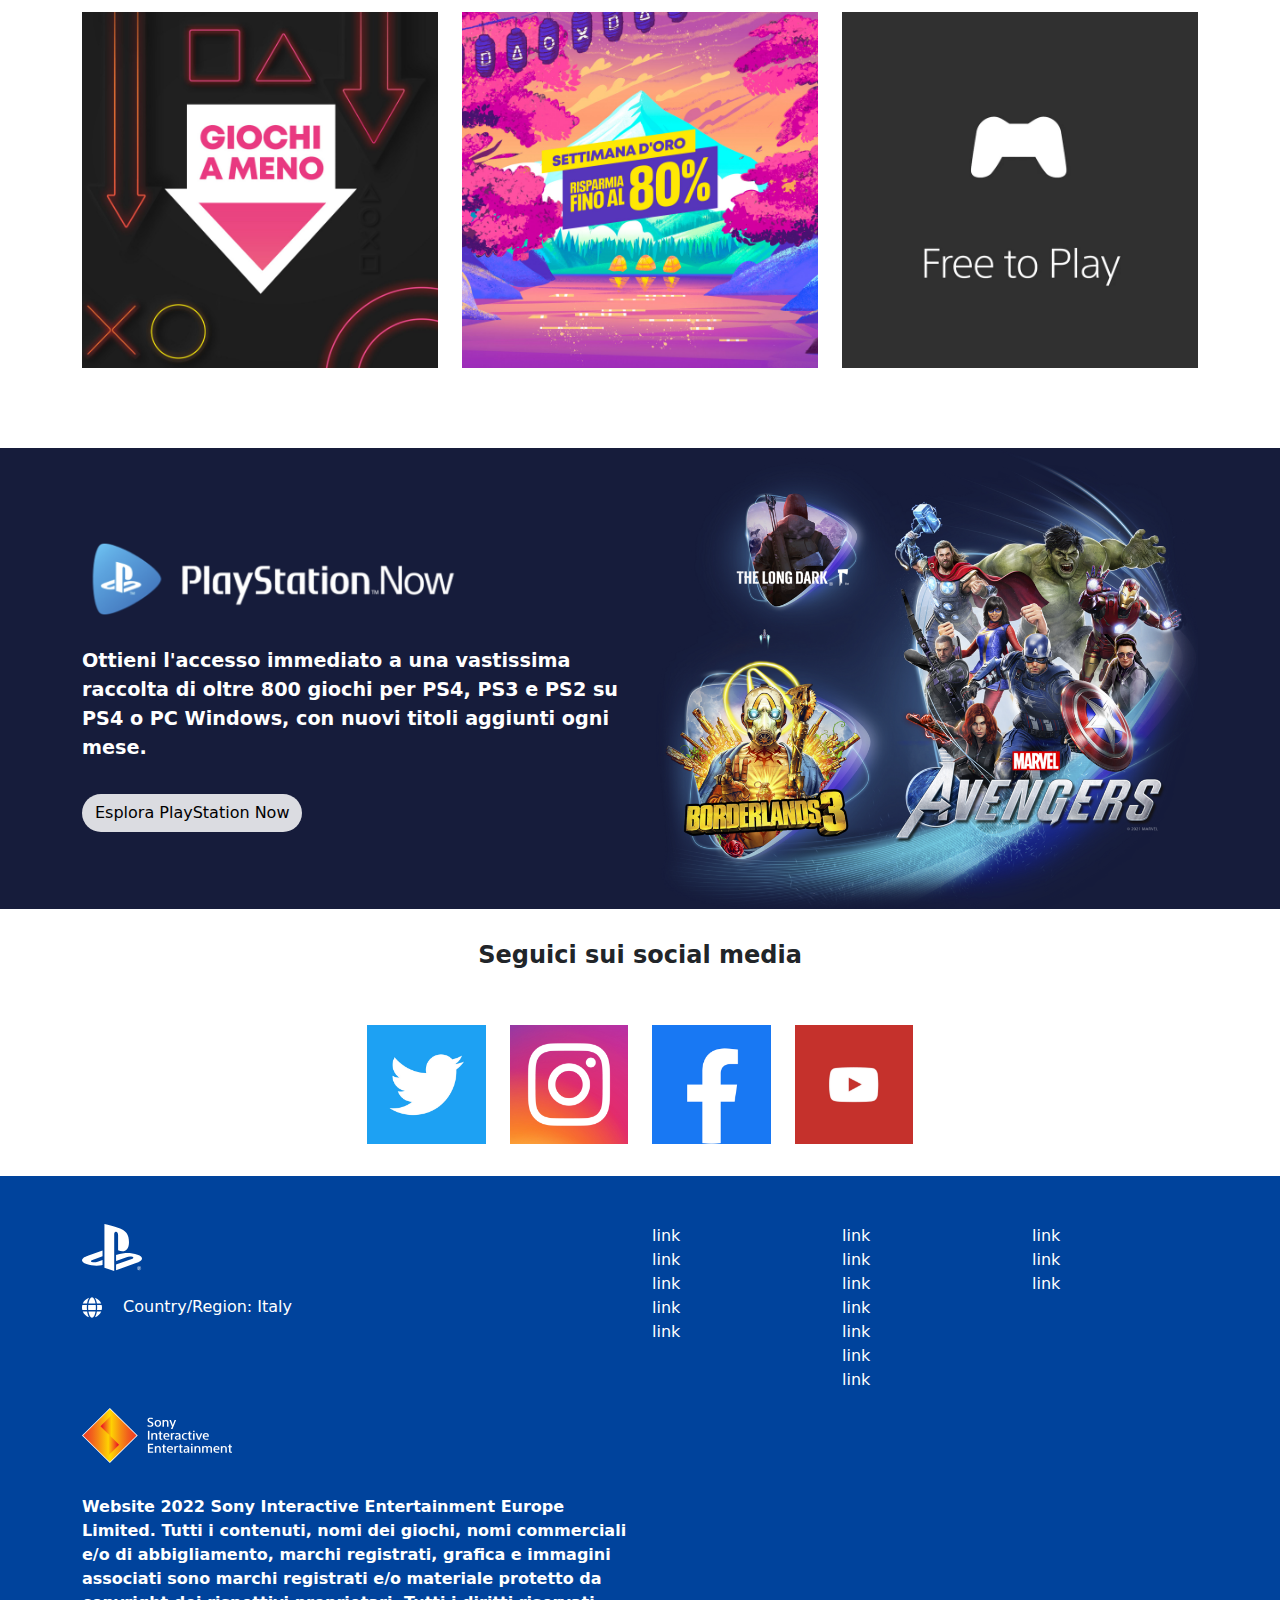
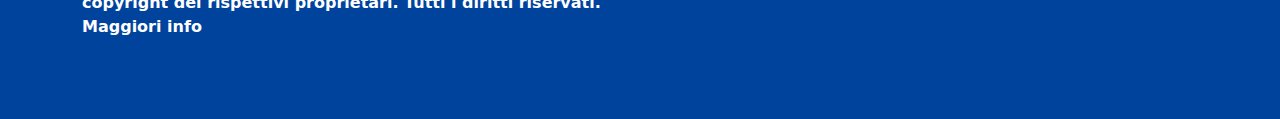
<file: index_bonus_tabs.html>
<!DOCTYPE html>
<html lang="en">
<head>
    <meta charset="UTF-8">
    <meta http-equiv="X-UA-Compatible" content="IE=edge">
    <meta name="viewport" content="width=device-width, initial-scale=1.0">
    <link rel="stylesheet" href="https://cdn.jsdelivr.net/npm/bootstrap@5.2.2/dist/css/bootstrap.min.css">
    <link rel="stylesheet" href="css/style.css">
    <link rel="stylesheet" href="css/style-media.css">
    <link rel="stylesheet" href="css/style-bonus.css">
    <title>Playstation Bonus - Tabs</title>
</head>

<body>
    <header>
        <!-- Parte nera logo sony a dx-->
        <div class="nav_black py-1">
            <div class="container-fluid">
                <!-- logo sony-->
                <div class="img_container">
                    <img src="img/sony_logo.svg" alt="logo sony" class="img-fluid">
                </div>
            </div>
        </div>

        <!-- Parte bianca sticky con menu -->
        <nav class="py-1 bg-white">
            <div class="container-fluid d-flex">
                <!-- logo play -->
                <div class="img_container">
                    <img src="img/play_logo.svg" alt="logo play" class="img-fluid">
                </div>

                <!-- hamburger menu -->
                <div class="hamburger_menu d-lg-none align-self-center" tabindex="-1">
                    <div class="btn">
                        <svg xmlns="http://www.w3.org/2000/svg" viewBox="0 0 448 512"><path d="M0 96C0 78.3 14.3 64 32 64H416c17.7 0 32 14.3 32 32s-14.3 32-32 32H32C14.3 128 0 113.7 0 96zM0 256c0-17.7 14.3-32 32-32H416c17.7 0 32 14.3 32 32s-14.3 32-32 32H32c-17.7 0-32-14.3-32-32zM448 416c0 17.7-14.3 32-32 32H32c-17.7 0-32-14.3-32-32s14.3-32 32-32H416c17.7 0 32 14.3 32 32z"/></svg>
                    </div>
                </div>

                <!-- menu flex justifycontent -->
                <div class="menu_container d-none d-lg-flex flex-grow-1 align-items-center">
                    <!-- menu sx - giochi:supporto -->
                    <div class="menu_left">
                        <ul class="nav">
                            <li class="nav-item">
                                <a href="#" class="nav-link">Giochi</a>
                            </li>
                            <li class="nav-item">
                                <a href="#" class="nav-link">Hardware</a>
                            </li>
                            <li class="nav-item">
                                <a href="#" class="nav-link">Servizi</a>
                            </li>
                            <li class="nav-item">
                                <a href="#" class="nav-link">Novità</a>
                            </li>
                            <li class="nav-item">
                                <a href="#" class="nav-link">Fai Acquisti</a>
                            </li>
                            <li class="nav-item">
                                <a href="#" class="nav-link">Supporto</a>
                            </li>
                        </ul>
                    </div>

                    <!-- menu dx myplay|accedi|search-->
                    <div class="menu_right">
                        <ul class="nav gap-2 align-items-center">
                            <li class="nav-item">
                                <a href="#" class="nav-link">My PlayStation</a>
                            </li>
                            <li class="nav-item">
                                <button class="btn btn_secondary_dark">Accedi</button>
                            </li>
                            <li class="nav-item">
                                <button class="btn">
                                    <img src="img/lens.svg" alt="search">
                                </button>
                            </li>
                        </ul>
                    </div>

                </div>
            </div>
        </nav>
    </header>

    <main>
        <!-- 1 sezione - returnal | jumbo -->
        <section class="jumbo_1" id="jumbo_1">
            <div class="container">
                <div class="row">
                    <div class="col-lg-4">

                        <!-- basso sx -->
                        <div class="section_text text-white">

                            <!-- logo returnal -->
                            <div class="img_container_fluid">
                                <img src="img/returnal-hero-banner-logo.png" alt="returnal" class="img-fluid">
                            </div>
                            <!-- Titolo -->
                            <h2>Rompi il cerchio</h2>
                            <!-- Paragrafo -->
                            <p>Rialzati dopo ogni sconfitta e affronta una nuova sfida con ogni rinascita in questo esplosivo thriller fantascientifico, disponibile in esclusiva su PS5.</p>
                            <!-- Bottone arancione -->
                            <button class="btn btn_accent_warm">Acquista ora</button>
                        </div>
                    </div>
                </div>
            </div>
        </section>

        <!-- 2 sezione | sei card affiancate -->
        <section id="rounded_cards">
            <div class="container">
                <div class="row gy-3">
                    <div class="col-6 col-sm-4 col-lg-2">
                        <div class="card-img">
                            <img src="img/returnal-listing-thumb-01-ps5.jpg" alt="returnal" class="img-fluid">
                        </div>
                    </div>
                    <div class="col-6 col-sm-4 col-lg-2">
                        <div class="card-img">
                            <img src="img/ratchet-and-clank-rift-apart-keyart.jpg" alt="ratchet and clank" class="img-fluid">
                        </div>
                        
                    </div>
                    <div class="col-6 col-sm-4 col-lg-2">
                        <div class="card-img">
                            <img src="img/returnal-listing-thumb-01-ps5.jpg" alt="returnal" class="img-fluid">
                        </div>
                    </div>
                    <div class="col-6 col-sm-4 col-lg-2">
                        <div class="card-img">
                            <img src="img/ratchet-and-clank-rift-apart-keyart.jpg" alt="ratchet and clank" class="img-fluid">
                        </div>
                    </div>
                    <div class="col-6 col-sm-4 col-lg-2">
                        <div class="card-img">
                            <img src="img/returnal-listing-thumb-01-ps5.jpg" alt="returnal" class="img-fluid">
                        </div>
                        
                    </div>
                    <div class="col-6 col-sm-4 col-lg-2">
                        <div class="card-img">
                            <img src="img/ratchet-and-clank-rift-apart-keyart.jpg" alt="ratchet and clank" class="img-fluid">
                        </div>
                    </div>
                </div>
            </div>
        </section>

        <!-- 3/a sezione - playstation 5 | testo sezione centrato -->
        <section id="play5">
            <div class="container">
                <div class="section_text text-center">
                    <h6 class="text-uppercase text_accent">play has no limits</h6>
                    <h2>Ecco la PlayStation 5</h2>
                    <p class="text_secondary">Tuffati in nuove possibilità di gioco completamente inaspettate</p>
                </div>
            </div>
        </section>

        <!-- 3/b sezione - playstation 5 | testo sezione | anteprima play | 5card prodotti -->
        <section id="play5_products">
            <div class="container">
                <div class="row row-cols-3 row-cols-md-5 text_secondary text-center">

                    <!-- colonna 1 -->
                    <div class="col d-flex flex-column-reverse">

                        <input id="tab1" type="radio" name="tabs" checked>
                        <label for="tab1">
                            <div class="card">
                                <img src="img/playstation-5-thumb.png" class="card-img-top img-fluid" alt="playstation 5 console">
                                <div class="card-body">
                                    <p class="card-text">Console PS5</p>
                                </div>
                            </div>
                        </label>
                        <div id="content1" class="row">
                            <div class="col-md-6 align-self-center">
                                <div class="section_text">
                                    <h2>Console PlayStation 5</h2>
                                    <p class="text_secondary">Sperimenta la nuova generazione di incredibili giochi PlayStation.</p>
                                    <button class="btn btn_accent_cool">Maggiori Informazioni</button>
                                </div>
                            </div>
                            <div class="col-md-6">
                                <div class="img_container">
                                    <img src="img/playstation-5-thumb.png" alt="playstation 5" class="img-fluid">
                                </div>
                            </div>
                        </div>
                    </div>

                    <!-- colonna 2 -->
                    <div class="col d-flex flex-column-reverse">
                        <input id="tab2" type="radio" name="tabs">
                        <label for="tab2">
                            <div class="card">
                                <img src="img/joypad-thumb.png" class="card-img-top img-fluid" alt="playstation 5 controller joypad">
                                <div class="card-body">
                                    <p class="card-text">Controller wireless DualSense</p>
                                </div>
                            </div>
                        </label>
                        <div id="content2" class="row">
                            <div class="col-md-6 align-self-center">
                                <div class="section_text">
                                    <h2>Controller wireless DualSense</h2>
                                    <p class="text_secondary">Sperimenta la nuova generazione di incredibili giochi PlayStation.</p>
                                    <button class="btn btn_accent_cool">Maggiori Informazioni</button>
                                </div>
                            </div>
                            <div class="col-md-6">
                                <div class="img_container">
                                    <img src="img/joypad-thumb.png" alt="playstation 5" class="img-fluid">
                                </div>
                            </div>
                        </div>
                    </div>

                    <!-- colonna 3 -->
                    <div class="col d-flex flex-column-reverse">
                        <input id="tab3" type="radio" name="tabs">
                        <label for="tab3">
                            <div class="card">
                                <img src="img/headset-thumb.png" class="card-img-top img-fluid" alt="playstation 5 headset">
                                <div class="card-body">
                                    <p class="card-text">Cuffie wireless con microfono PULSE 3</p>
                                </div>
                            </div>
                        </label>
                        <div id="content3" class="row">
                            <div class="col-md-6 align-self-center">
                                <div class="section_text">
                                    <h2>Cuffie wireless con microfono PULSE 3</h2>
                                    <p class="text_secondary">Sperimenta la nuova generazione di incredibili giochi PlayStation.</p>
                                    <button class="btn btn_accent_cool">Maggiori Informazioni</button>
                                </div>
                            </div>
                            <div class="col-md-6">
                                <div class="img_container">
                                    <img src="img/headset-thumb.png" alt="playstation 5" class="img-fluid">
                                </div>
                            </div>
                        </div>
                    </div>

                    <!-- colonna 4 -->
                    <div class="col d-flex flex-column-reverse">
                        <input id="tab4" type="radio" name="tabs">
                        <label for="tab4">
                            <div class="card">
                                <img src="img/remote-thumb.png" class="card-img-top img-fluid" alt="playstation 5 remote">
                                <div class="card-body">
                                    <p class="card-text">Telecomando Media</p>
                                </div>
                            </div>
                        </label>
                        <div id="content4" class="row">
                            <div class="col-md-6 align-self-center">
                                <div class="section_text">
                                    <h2>Telecomando Media</h2>
                                    <p class="text_secondary">Sperimenta la nuova generazione di incredibili giochi PlayStation.</p>
                                    <button class="btn btn_accent_cool">Maggiori Informazioni</button>
                                </div>
                            </div>
                            <div class="col-md-6">
                                <div class="img_container">
                                    <img src="img/remote-thumb.png" alt="playstation 5" class="img-fluid">
                                </div>
                            </div>
                        </div>
                    </div>

                    <!-- colonna 5 -->
                    <div class="col d-flex flex-column-reverse">
                        <input id="tab5" type="radio" name="tabs">
                        <label for="tab5">
                            <div class="card">
                                <img src="img/camera-thumb.jpg" class="card-img-top img-fluid" alt="playstation 5 camera">
                                <div class="card-body">
                                    <p class="card-text">Telecamera HD</p>
                                </div>
                            </div>
                        </label>
                        <div id="content5" class="row">
                            <div class="col-md-6 align-self-center">
                                <div class="section_text">
                                    <h2>Telecamera HD</h2>
                                    <p class="text_secondary">Sperimenta la nuova generazione di incredibili giochi PlayStation.</p>
                                    <button class="btn btn_accent_cool">Maggiori Informazioni</button>
                                </div>
                            </div>
                            <div class="col-md-6">
                                <div class="img_container">
                                    <img src="img/camera-thumb.jpg" alt="playstation 5" class="img-fluid">
                                </div>
                            </div>
                        </div>
                    </div>
                </div>

            </div>
        </section>

        <!-- 4 sezione - it takes two | jumbo -->
        <section class="jumbo_2" id="jumbo_2">
            <div class="container">
                <div class="row">
                    <div class="col-lg-4">

                        <!-- basso sx -->
                        <div class="section_text text-white">
                            <!-- Logo ittakestwo -->
                            <div class="img_container_fluid">
                                <img src="img/it-takes-two-logo.png" alt="it takes two logo" class="img-fluid">
                            </div>
                            <!-- Titolo -->
                            <h2>Un'avventura cooperativa selvaggia ti attende</h2>
                            <!-- Paragrafo -->
                            <p>Trova un amico e partite insieme per l'avventura più folle delle vostre vite in It Takes Two, un gioco d'avventura cooperativa a piattaforma che stravolge il suo genere.</p>
                            <!-- Bottone arancione -->
                            <button class="btn btn_accent_warm">Acquista ora</button>
                        </div>
                    </div>
                </div>
            </div>
        </section>

        <!-- 5 sezione - nuove uscite | banner -->
        <section class="banner_1" id="new_games">
            <div class="container text-white">
                <div class="section_text">
                    <h3>Nuove Uscite</h3>
                    <h4>Giochi incredibili per PS4 e PS5 disponibili ora</h4>
                </div>
                <div class="row gy-3">
                    <div class="col-6 col-sm-4 col-lg-2">
                        <div class="card py-3">
                            <div class="card-img">
                                <img src="img/tony-hawks-pro-skater-1-2-store-art.jpg" alt="tony hawks pro skater" class="img-fluid">
                            </div>
                            <div class="card-body">
                                <div class="card-text">Tony Hawk's Pro Skater 1 + 2</div>
                            </div>
                        </div>
                    </div>
                    <div class="col-6 col-sm-4 col-lg-2">
                        <div class="card py-3">
                            <div class="card-img">
                                <img src="img/crash-bandicoot-4-its-about-time-store-art.jpg" alt="crash bandicoot 4" class="img-fluid">
                            </div>
                            <div class="card-body">
                                <div class="card-text">Crash Bandicoot 4: It's About Time</div>
                            </div>
                        </div>
                    </div>
                    <div class="col-6 col-sm-4 col-lg-2">
                        <div class="card py-3">
                            <div class="card-img">
                                <img src="img/tony-hawks-pro-skater-1-2-store-art.jpg" alt="tony hawks pro skater" class="img-fluid">
                            </div>
                            <div class="card-body">
                                <div class="card-text">Tony Hawk's Pro Skater 1 + 2</div>
                            </div>
                        </div>
                    </div>
                    <div class="col-6 col-sm-4 col-lg-2">
                        <div class="card py-3">
                            <div class="card-img">
                                <img src="img/crash-bandicoot-4-its-about-time-store-art.jpg" alt="crash bandicoot 4" class="img-fluid">
                            </div>
                            <div class="card-body">
                                <div class="card-text">Crash Bandicoot 4: It's About Time</div>
                            </div>
                        </div>
                    </div>
                    <div class="col-6 col-sm-4 col-lg-2">
                        <div class="card py-3">
                            <div class="card-img">
                                <img src="img/tony-hawks-pro-skater-1-2-store-art.jpg" alt="tony hawks pro skater" class="img-fluid">
                            </div>
                            <div class="card-body">
                                <div class="card-text">Tony Hawk's Pro Skater 1 + 2</div>
                            </div>
                        </div>
                    </div>
                    <div class="col-6 col-sm-4 col-lg-2">
                        <div class="card py-3">
                            <div class="card-img">
                                <img src="img/crash-bandicoot-4-its-about-time-store-art.jpg" alt="crash bandicoot 4" class="img-fluid">
                            </div>
                            <div class="card-body">
                                <div class="card-text">Crash Bandicoot 4: It's About Time</div>
                            </div>
                        </div>
                    </div>
                    <div class="col-6 col-sm-4 col-lg-2">
                        <div class="card py-3">
                            <div class="card-img">
                                <img src="img/tony-hawks-pro-skater-1-2-store-art.jpg" alt="tony hawks pro skater" class="img-fluid">
                            </div>
                            <div class="card-body">
                                <div class="card-text">Tony Hawk's Pro Skater 1 + 2</div>
                            </div>
                        </div>
                    </div>
                    <div class="col-6 col-sm-4 col-lg-2">
                        <div class="card py-3">
                            <div class="card-img">
                                <img src="img/crash-bandicoot-4-its-about-time-store-art.jpg" alt="crash bandicoot 4" class="img-fluid">
                            </div>
                            <div class="card-body">
                                <div class="card-text">Crash Bandicoot 4: It's About Time</div>
                            </div>
                        </div>
                    </div>
                    <div class="col-6 col-sm-4 col-lg-2">
                        <div class="card py-3">
                            <div class="card-img">
                                <img src="img/tony-hawks-pro-skater-1-2-store-art.jpg" alt="tony hawks pro skater" class="img-fluid">
                            </div>
                            <div class="card-body">
                                <div class="card-text">Tony Hawk's Pro Skater 1 + 2</div>
                            </div>
                        </div>
                    </div>
                    <div class="col-6 col-sm-4 col-lg-2">
                        <div class="card py-3">
                            <div class="card-img">
                                <img src="img/crash-bandicoot-4-its-about-time-store-art.jpg" alt="crash bandicoot 4" class="img-fluid">
                            </div>
                            <div class="card-body">
                                <div class="card-text">Crash Bandicoot 4: It's About Time</div>
                            </div>
                        </div>
                    </div>
                    <div class="col-6 col-sm-4 col-lg-2">
                        <div class="card py-3">
                            <div class="card-img">
                                <img src="img/tony-hawks-pro-skater-1-2-store-art.jpg" alt="tony hawks pro skater" class="img-fluid">
                            </div>
                            <div class="card-body">
                                <div class="card-text">Tony Hawk's Pro Skater 1 + 2</div>
                            </div>
                        </div>
                    </div>
                    <div class="col-6 col-sm-4 col-lg-2">
                        <div class="card py-3">
                            <div class="card-img">
                                <img src="img/crash-bandicoot-4-its-about-time-store-art.jpg" alt="crash bandicoot 4" class="img-fluid">
                            </div>
                            <div class="card-body">
                                <div class="card-text">Crash Bandicoot 4: It's About Time</div>
                            </div>
                        </div>
                    </div>
                </div>
            </div>
        </section>

        <!-- 6 sezione - playstation 4 | testo sezione | 3colonne prodotti -->
        <section id="play4">
            <div class="container">
                <div class="section_text text-center">
                    <h2>Esplora PlayStation 4</h2>
                    <p class="text-secondary">Giochi incredibili e intrattenimento senza fine.<br>Non c'è mai stato un momento migliore per giocare sulla tua PS4.</p>
                </div>
                <div class="row gy-3">
                    <div class="col-md-4 py-4">
                        <div class="card">
                            <img src="img/ps4-slim-homepage-image-block.jpg" class="card-img-top img-fluid" alt="playstation 4">
                            <div class="card-body">
                                <h3 class="card-title">PlayStation 4</h3>
                                <p class="card-text text_secondary">Giochi incredibili live su PS4, con 1 TB di spazio di archiviazione.</p>
                                <button class="btn btn_accent_cool">Scopri di più</button>
                            </div>
                        </div>
                    </div>
                    <div class="col-md-4 py-4">
                        <div class="card">
                            <img src="img/double11-202010-tw-psvr.jpg" class="card-img-top img-fluid" alt="playstation vr">
                            <div class="card-body">
                                <h3 class="card-title">PlayStation VR</h3>
                                <p class="card-text text_secondary">Oltre 500 titoli ed esperienze di gioco. Scoprili tutti.</p>
                                <button class="btn btn_accent_cool">Scopri di più</button>
                            </div>
                        </div>
                    </div>
                    <div class="col-md-4 py-4">
                        <div class="card">
                            <img src="img/dualshock-4-listing-thumb.jpg" class="card-img-top img-fluid" alt="playstation 4 dualshock">
                            <div class="card-body">
                                <h3 class="card-title">PlayStation 4</h3>
                                <p class="card-text text_secondary">Migliora la tua esperienza PS4 con una gamma di accessori ufficiali.</p>
                                <button class="btn btn_accent_cool">Scopri di più</button>
                            </div>
                        </div>
                    </div>
                    
                </div>
            </div>
        </section>

        <!-- 7 sezione - playstation plus | banner | testo sx | immagine dx -->
        <section class="banner_2 py-0" id="play_plus">
            <div class="container">
                <div class="row">
                    <div class="col-md-6 align-self-center">
                        <div class="section_text py-5 py-md-3">
                            <div class="img_container_fluid">
                                <img src="img/ps-plus-logo.png" alt="playstation plus logo" class="img-fluid">
                            </div>
                            <p>Migliora la tua esperienza PlayStation con l'accesso a multigiocatore online, giochi mensili, sconti esclusivi e altro ancora.</p>
                            <button class="btn btn_transp_accent">Esplora PlayStation Plus</button>
                        </div>
                    </div>
                    <div class="col-md-6 d-none d-md-block">
                        <div class="img_container h-100">
                            <img src="img/ps-plus-april-monthly-games-featured-image-block.png" alt="playstation plus april monthly games" class="img-fluid h-100">
                        </div>
                    </div>
                </div>
            </div>
        </section>

        <!-- 8 sezione - nuovi sconti | testo sezione | 3colonne - card -->
        <section id="discounts">
            <div class="container">
                <div class="section_text text-center">
                    <h2>Nuovi sconti su PlayStation Store</h2>
                    <p class="text_secondary">Sconti pazzeschi, collezioni curate e saldi stagionali su PS5, PS4 e PS VR, tutti in un unico posto.</p>
                </div>
                <div class="row gy-5 py-5">
                    <div class="col-md-4">
                        <div class="card">
                            <div class="img_container">
                                <img src="img/playstation-store-games-under-20-spotlight.jpg" alt="playstore games under 20" class="img-fluid">
                            </div>
                        </div>
                    </div>        
                    <div class="col-md-4">
                        <div class="card">
                            <div class="img_container">
                                <img src="img/playstation-store-golden-week-sale-spotlight.jpg" alt="playstore golden week sale" class="img-fluid">
                            </div>
                        </div>
                    </div>        
                    <div class="col-md-4">
                        <div class="card">
                            <div class="img_container">
                                <img src="img/playstation-store-free-to-play-spotlight.png" alt="playstore free to play" class="img-fluid">
                            </div>
                        </div>
                    </div>        
                            
                </div>
            </div>
        </section>

        <!-- 9 sezione - playstation now | banner | sx testo | dx immagine -->
        <section class="banner_3 py-0" id="play_now">
            <div class="container">
                <div class="row">
                    <div class="col-md-6 align-self-center">
                        <div class="section_text py-5 py-md-3">
                            <div class="img_container_fluid">
                                <img src="img/ps-now-logo-two-column.png" alt="playstation now logo" class="img-fluid">
                            </div>
                            <p class="text-white">Ottieni l'accesso immediato a una vastissima raccolta di oltre 800 giochi per PS4, PS3 e PS2 su PS4 o PC Windows, con nuovi titoli aggiunti ogni mese.</p>
                            <button class="btn btn_transp">Esplora PlayStation Now</button>
                        </div>
                    </div>
                    <div class="col-md-6 d-none d-md-block">
                        <div class="img_container h-100">
                            <img src="img/ps-now-april-featured-image-block.png" alt="playstation plus april monthly games" class="img-fluid h-100">
                        </div>
                    </div>
                </div>
            </div>
        </section>
        
        <!-- 10 sezione - social | 1 colonna centrata | 4 colonne interne -->
        <section id="social">
            <div class="container">
                <div class="section_text text-center">
                    <h4 class="pb-5">Seguici sui social media</h4>
                </div>
                <div class="row justify-content-center">
                    <div class="col-md-10 col-lg-6">
                        <div class="row row-cols-2 row-cols-sm-4 gy-5">
                            <div class="col">
                                <a href="#">
                                    <div class="img_container">
                                        <img src="img/twitter.jpg" alt="logo twitter" class="img-fluid">
                                    </div>
                                </a>
                            </div>
                            <div class="col">
                                <a href="#">
                                    <div class="img_container">
                                        <img src="img/instagram.jpg" alt="logo instagram" class="img-fluid">
                                    </div>
                                </a>
                            </div>
                            <div class="col">
                                <a href="#">
                                    <div class="img_container">
                                        <img src="img/facebook.jpg" alt="logo facebook" class="img-fluid">
                                    </div>
                                </a>
                            </div>
                            <div class="col">
                                <a href="#">
                                    <div class="img_container">
                                        <img src="img/youtube.png" alt="logo youtube" class="img-fluid">
                                    </div>
                                </a>
                            </div>
                        </div>
                    </div>
                </div>
            </div>
        </section>
    </main>

    <footer>
        <div class="container">
            <!-- 3 colonne - logo | lista link | copyright -->
            <div class="row text-white">
                <div class="col-lg-6">
                    <div class="img_container">
                        <img src="img/ps-footer.svg" alt="logo play" class="img-fluid">
                    </div>
                    <div class="select_country py-4">
                        <div class="img_container_icon">
                            <img src="img/language-globe.svg" alt="language globe icon" class="img-fluid">
                        </div>
                        <span>Country/Region: Italy</span>
                    </div>
                </div>
                <div class="col-lg-6">
                    <div class="row row-cols-md-3 flex-column flex-md-row">
                        <div class="col">
                            <ul class="list-unstyled">
                                <li><a href="#">link</a></li>
                                <li><a href="#">link</a></li>
                                <li><a href="#">link</a></li>
                                <li><a href="#">link</a></li>
                                <li><a href="#">link</a></li>
                            </ul>
                        </div>
                        <div class="col">
                            <ul class="list-unstyled">
                                <li><a href="#">link</a></li>
                                <li><a href="#">link</a></li>
                                <li><a href="#">link</a></li>
                                <li><a href="#">link</a></li>
                                <li><a href="#">link</a></li>
                                <li><a href="#">link</a></li>
                                <li><a href="#">link</a></li>
                            </ul>
                        </div>
                        <div class="col">
                            <ul class="list-unstyled">
                                <li><a href="#">link</a></li>
                                <li><a href="#">link</a></li>
                                <li><a href="#">link</a></li>
                            </ul>
                        </div>
                    </div>
                </div>
                <div class="col-lg-6">
                    <div class="img_container_logo">
                        <img src="img/sie-logo.svg" alt="logo sony" class="img-fluid">
                    </div>
                    <p class="fs-6">Website 2022 Sony Interactive Entertainment Europe Limited. Tutti i contenuti, nomi dei giochi, nomi commerciali e/o di abbigliamento, marchi registrati, grafica e immagini associati sono marchi registrati e/o materiale protetto da copyright dei rispettivi proprietari. Tutti i diritti riservati. <a href="#">Maggiori info</a></p>
                </div>
            </div>
        </div>
    </footer>
</body>
</html>
</file>
<file: css/style.css>
:root{
    --color_primary: #000000;
    --color_secondary_dark: #363636;
    --color_secondary_light: #777777;
    --color_accent_cool: #2d64e6;
    --color_accent_warm: #cd3d0f;
    --color_white: #ffffff;
    
    --color_banner1: #1f1f1f;
    --color_banner2:#bebcbb;
    --color_banner3: #161c3b;
    --color_footer: #00439c;
}

/* Bottoni */
[class*="btn_"]{
    color: var(--color_white);
    border-radius: 20px;
    outline: 2px solid transparent;
    outline-offset: -2px;
    transition: all .2s ease-in-out;
}

[class*="btn_"]:hover{
    outline-offset: 2px;
}

.btn_secondary_dark{
    background-color: var(--color_secondary_dark);
}

.btn_secondary_dark:hover{
    background-color:#292626;
    color: var(--color_white);
    outline: 2px solid var(--color_secondary_dark);
}

.btn_accent_warm{
    background-color: var(--color_accent_warm);
}

.btn_accent_warm:hover{
    background-color: #932a07;
    outline: 2px solid var(--color_accent_warm);
}

.btn_accent_cool{
    background-color: var(--color_accent_cool);
}

.btn_accent_cool:hover{
    background-color:#1048c9;
    color: var(--color_white);
    outline: 2px solid var(--color_accent_cool);
}

.btn_transp{
    color: var(--color_primary);
    background-color: rgba(255, 255, 255, 0.846);
}

.btn_transp:hover{
    background-color: rgba(255, 255, 255, 0.94);
    outline: 2px solid var(--color_white);
    color: var(--color_accent_warm);
}

.btn_transp_accent{
    color: var(--color_accent_cool);
    background-color: rgba(255, 255, 255, 0.427);
}

.btn_transp_accent:hover{
    background-color: rgba(255, 255, 255, 0.689);
    outline: 2px solid var(--color_white);
}

/* Formattazione testo */
h2, h3, h4, p{
    font-weight: 600;
}

h2{
    padding-bottom: 2rem;
}

h3{
    padding-bottom: 1rem;
}

p{
    padding-bottom: 1rem;
    font-size: larger;
}

.text_accent{
    color: var(--color_accent_cool);
}

.text_secondary{
    color: var(--color_secondary_light);
}

/* Proprietà header */
header{
    position: sticky;
    top: -32px;
    z-index: 999;
}

.nav{
    --bs-nav-link-padding-x: .5rem;
}

.nav_black{
    background-color: var(--color_primary);
}

.nav_black .img_container{
    max-width: 60px;
}

.nav_black .img_container,
.hamburger_menu,
.menu_right{
    margin-left: auto;
}

.menu_right button img{
    width: 20px;
}

.hamburger_menu svg{
    width: 20px;
    fill: var(--color_secondary_dark)
}

.hamburger_menu:focus + .menu_container{
    display: flex !important;
    flex-direction: column;
    background-color: var(--color_white);
    position: absolute;
    right: 0;
    top: 90px;
    text-align: center;
}

.hamburger_menu:focus + .menu_container .nav{
    flex-direction: column;
}

/* Proprietà main */
section{
    padding: 2rem 0;
}

#rounded_cards .img-fluid{
    border-radius: 20px;
    transition: all .15s ease-in-out;
}

#rounded_cards .img-fluid:hover{
    outline: 2px solid var(--color_accent_cool);
    outline-offset: 2px;
}

#play5_products .card p{
    display: none;
}

#play5_products .card{
    height: 100%;
}

#play5_products .card:hover{
    color: var(--color_secondary_dark);
}

#play5_products .card::after{
    content: '';
    display: block;
    border-bottom: 2px solid var(--color_accent_cool);
    transform: scaleX(0);
    transition: all .2s linear;
}

#play5_products .card:hover::after{
    transform: scaleX(1);
}

.img_container_fluid{
    max-width: 50%;
    padding-bottom: 2rem;
}

[class^="jumbo"]{
    background-size: cover;
    background-position: center;
}

.jumbo_1{
    background-image: url('../img/jumbo-bg.png');
}

.jumbo_1 .section_text{
    padding-top: 300px;
}

.jumbo_2{
    background-image: url('../img/it-takes-two-hero-banner-desktop.jpg');
}

.banner_1{
    background-color: var(--color_banner1);
}

.banner_2{
    background-color: var(--color_banner2);
}

.banner_3{
    background-color: var(--color_banner3);
}

.card{
    border: none;
    background-color: transparent;
}

.card .card-body{
    padding: 0;
    margin-top: 1rem;
}



.card-img-top{
    max-width: 80%;
    margin: auto;
}

/* Footer */
footer{
    background-color: var(--color_footer);
    padding: 3rem 0;
}

footer a{
    text-decoration: none;
    color: var(--color_white);
}

.img_container_icon{
    width: 20px;
    margin-right: 1rem;
    display: inline-block;
}

.img_container_logo{
    width: 150px;
    margin-bottom: 2rem;
}
</file>
<file: css/style-media.css>
/* Small devices (landscape phones, 576px and up) */
@media screen and (min-width: 576px) {

}

/* Medium devices (tablets, 768px and up) */
@media screen and (min-width: 768px) {
    #play5_products .card p{
        display: block;
        font-size: initial;
    }
}

/* Large devices (desktops, 992px and up) */
@media screen and (min-width: 992px) {
    .img_container_fluid{
        max-width: 70%;
    }

    .menu_container a{
        color: var(--color_primary);
    }
    
    .menu_container a::after{
        content: url('../img/chevron-down-solid.svg');
        display: inline-block;
        width: 12px;
        margin-left: 5px;
        vertical-align: middle;
    }
    
    .menu_container a:hover::after{
        content: url('../img/chevron-down-solid-hover.svg');
        display: inline-block;
        width: 12px;
        margin-left: 5px;
        vertical-align: middle;
    }
}
</file>
<file: css/style-bonus.css>
#play5_products label:hover{
    color: var(--color_secondary_dark);
}

#play5_products label::after{
    content: '';
    display: block;
    border-bottom: 2px solid var(--color_accent_cool);
    transform: scaleX(0);
    transition: all .2s linear;
}

#play5_products label:hover::after{
    transform: scaleX(1);
}

#play5_products .container{
    position: relative;
}

#play5_products .col .row{
    display: none;
    position: absolute;
    top:0;
    left: 0;
}

#play5_products input{
    display: none;
}

#play5_products label{
    height: 100%;
    transform: translateY(700px);
}

#play5_products label:hover{
    cursor: pointer;
}

#tab1:checked ~ #content1,
#tab2:checked ~ #content2,
#tab3:checked ~ #content3,
#tab4:checked ~ #content4,
#tab5:checked ~ #content5{
    display: flex;
}

.jumbo_2{
    margin-top: 700px;
}

/* media queries */
@media screen and (min-width: 576px) {
    #play5_products label{
        transform: translateY(750px);
    }

    .jumbo_2{
        margin-top: 750px;
    }
}

@media screen and (min-width: 768px) {
    #play5_products label{
        height: 100%;
        padding-top: 400px;
        transform: translateY(0);
    }

    .jumbo_2{
        margin-top: 0;
    }
}

@media screen and (min-width: 992px) {
    #play5_products label{
        padding-top: 570px;
    }
}
</file>
